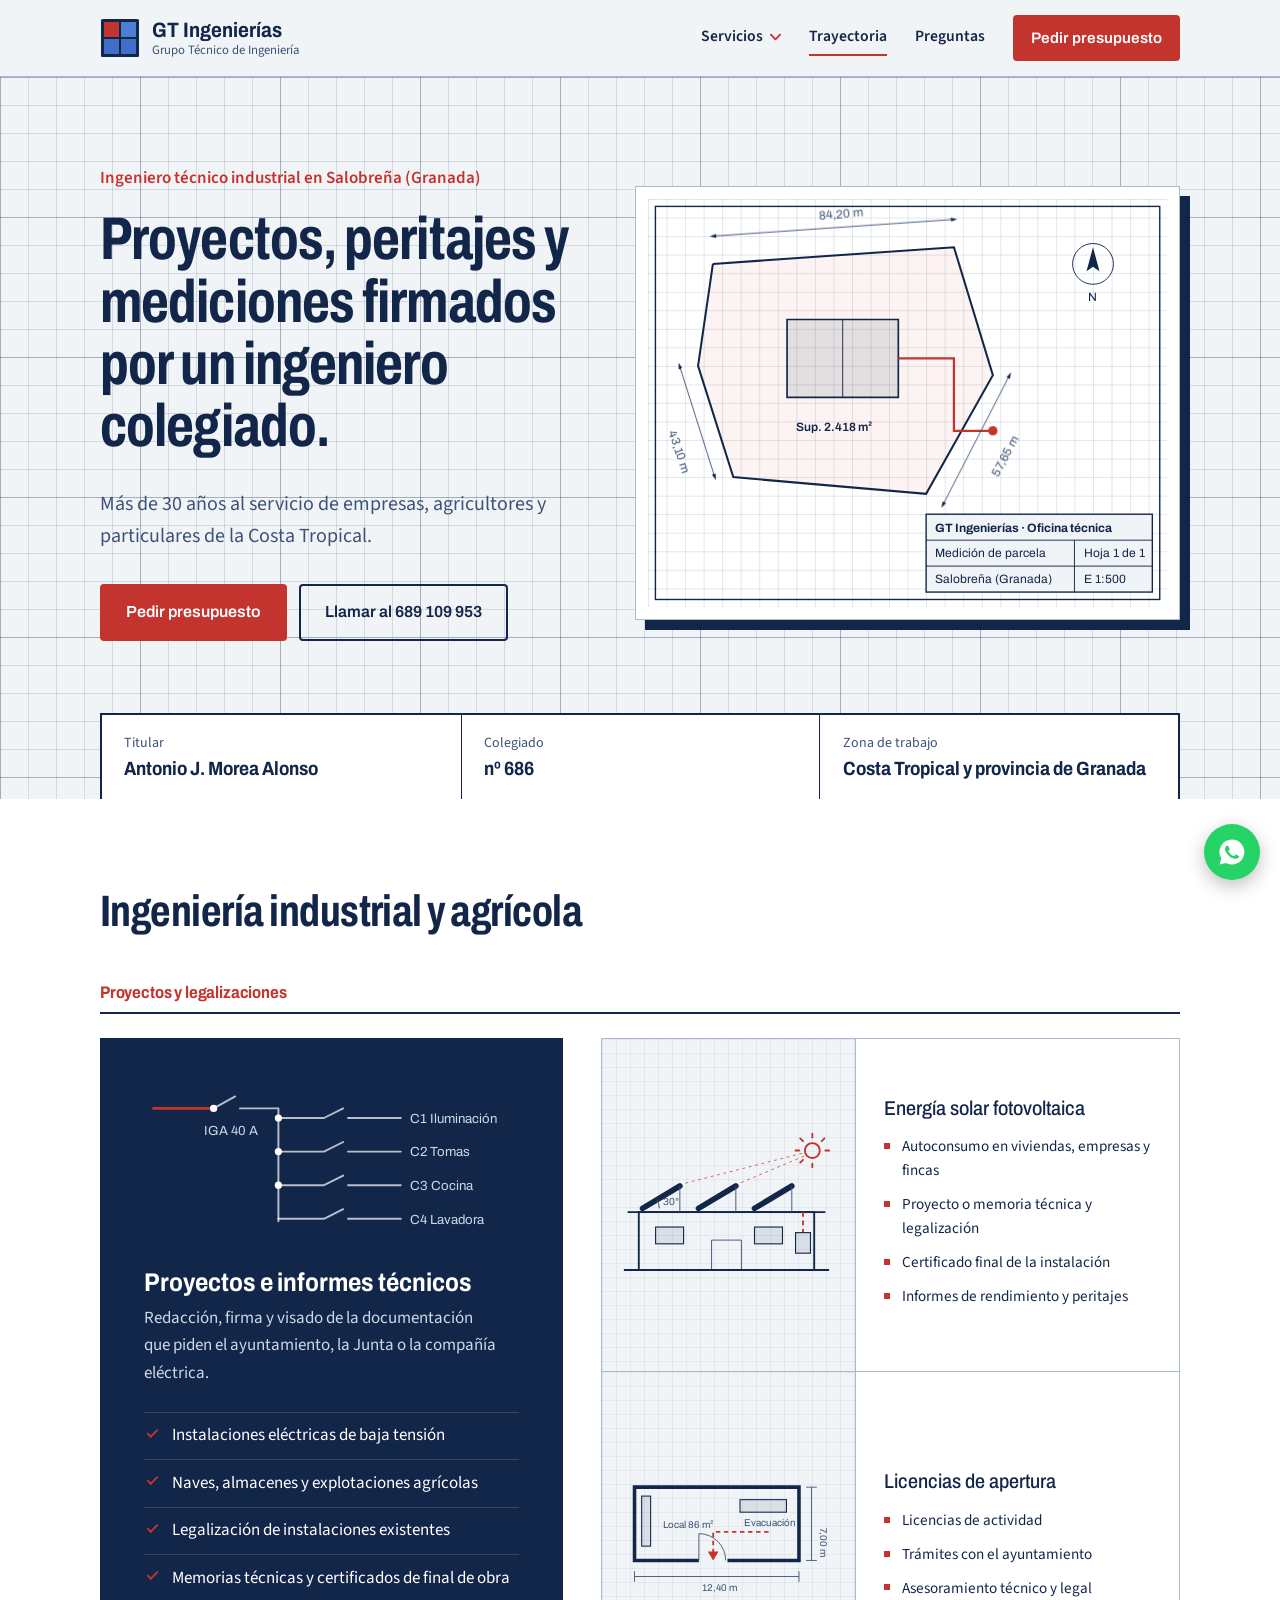
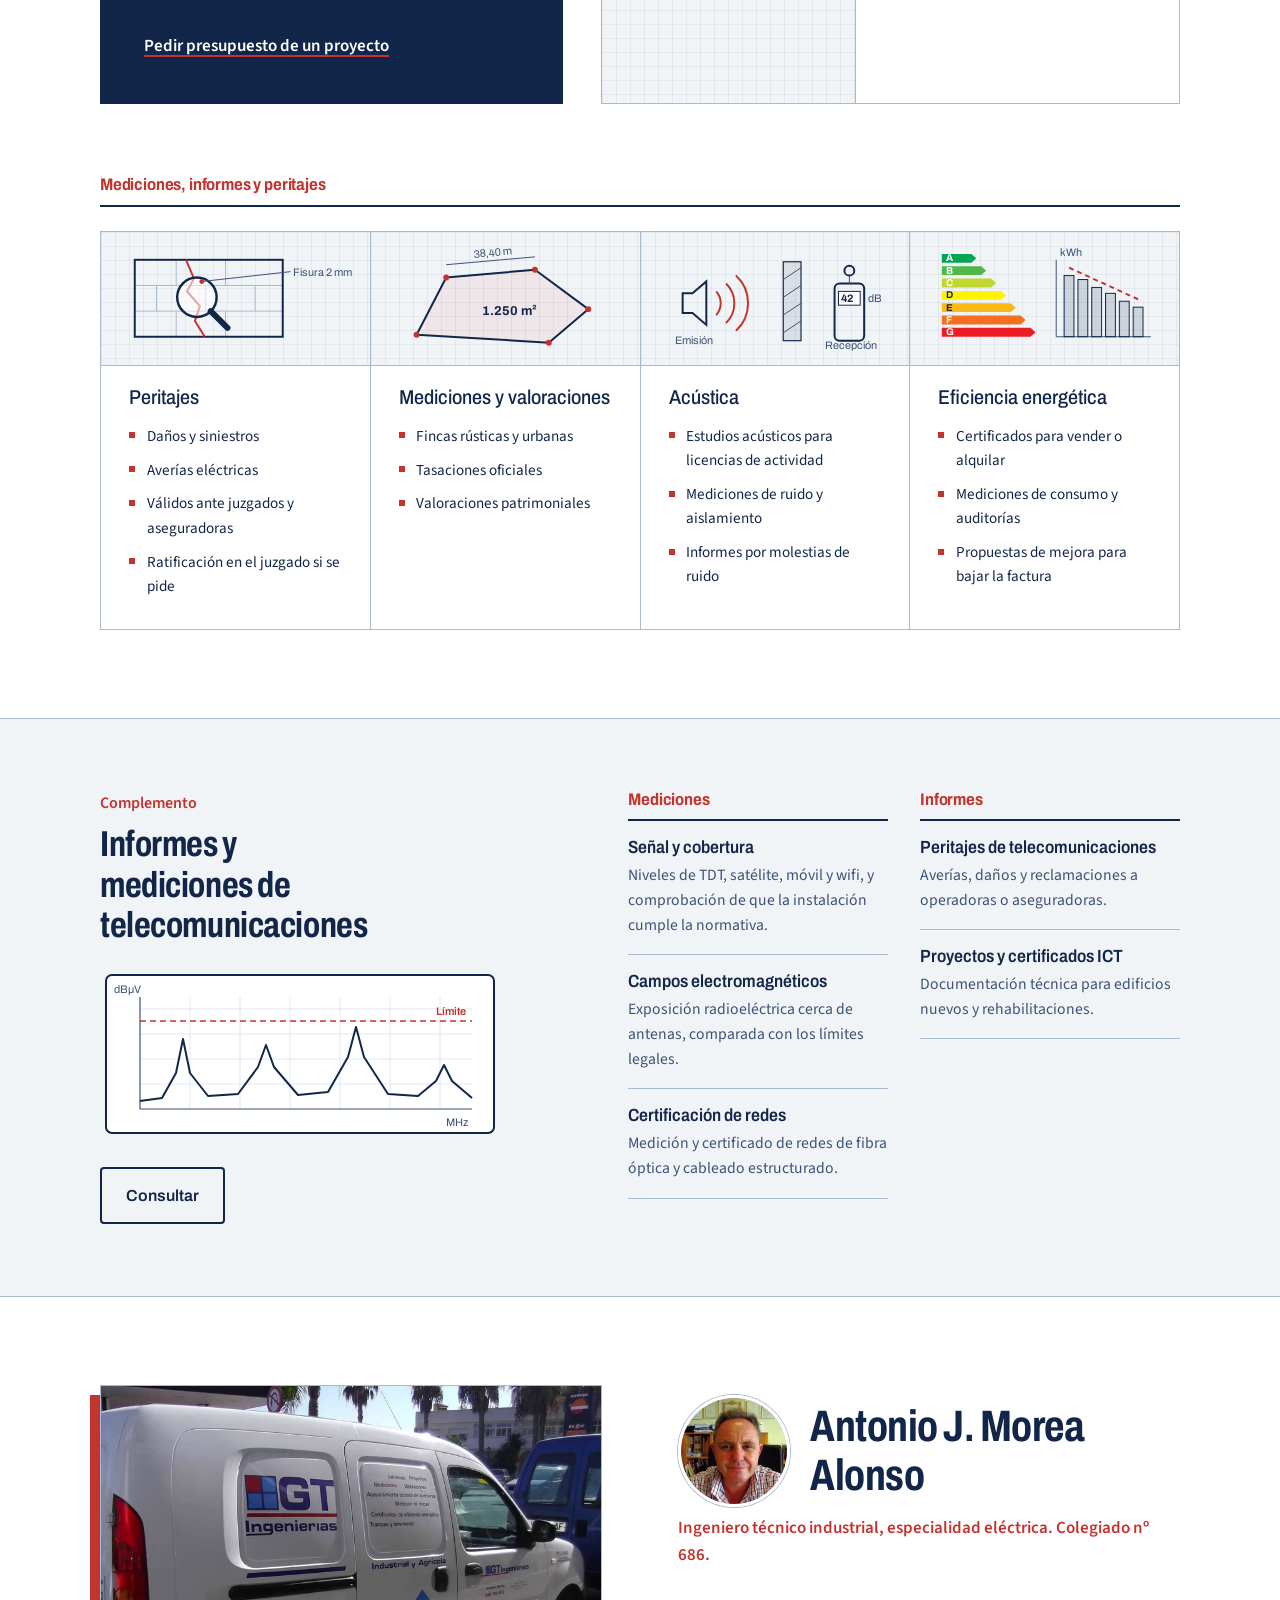
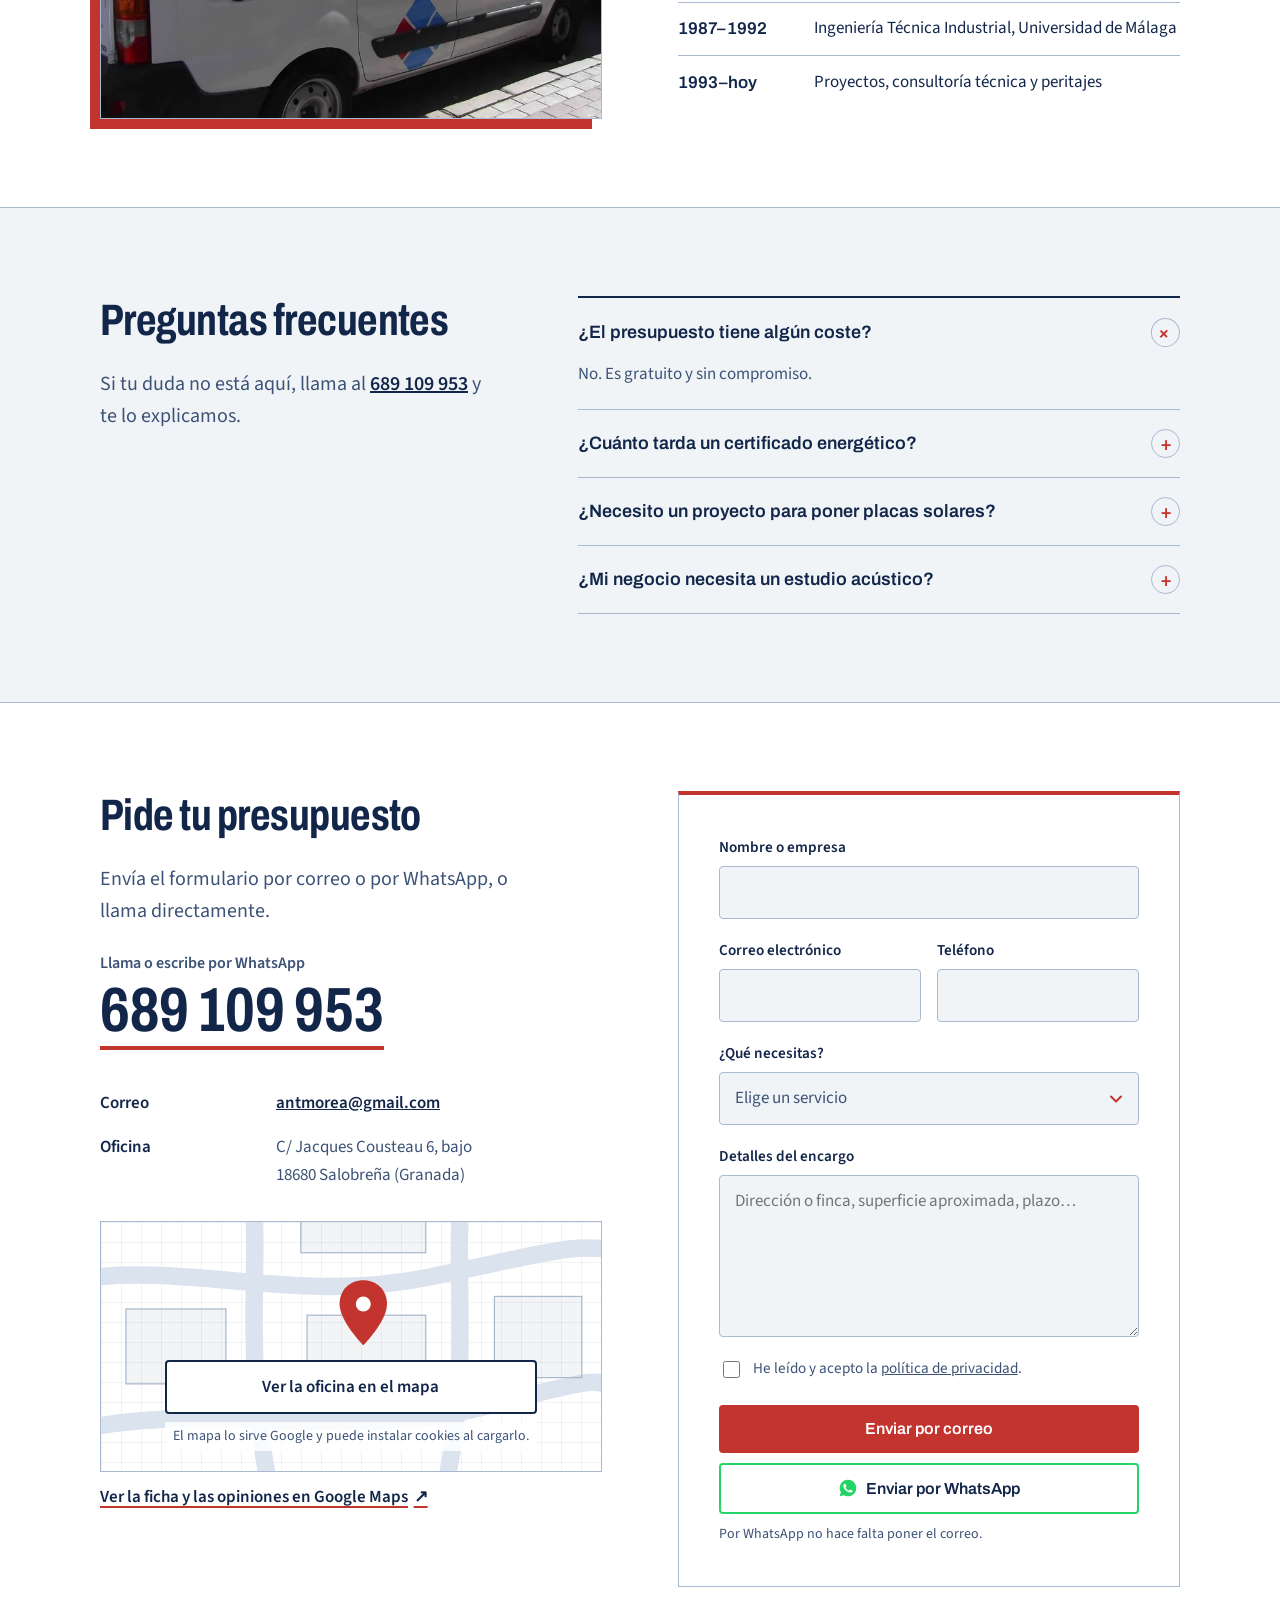
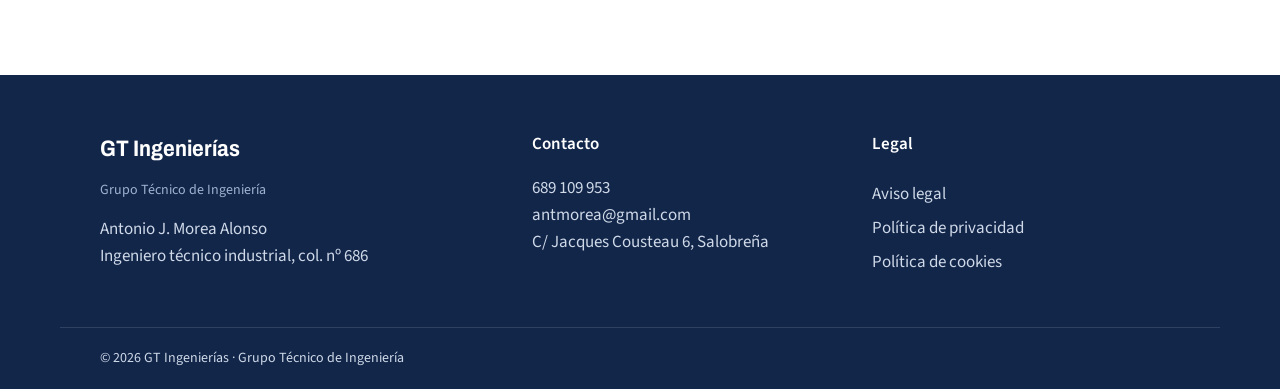
<file: gtingenierias/index.html>
<!DOCTYPE html>
<html lang="es">
<head>
  <meta charset="UTF-8">
  <meta name="viewport" content="width=device-width, initial-scale=1, viewport-fit=cover">

  <!-- SEO básico -->
  <title>Grupo Técnico de Ingeniería en Salobreña | GT Ingenierías</title>
  <meta name="description" content="Grupo Técnico de Ingeniería (GT Ingenierías), ingeniero técnico industrial colegiado en Salobreña. Proyectos, energía solar, peritajes, mediciones, acústica, licencias y eficiencia energética.">
  <link rel="canonical" href="https://www.gtingenierias.es/">
  <meta name="robots" content="index, follow">
  <meta name="theme-color" content="#12264a">

  <!-- Vista previa al compartir en WhatsApp, Facebook, LinkedIn… -->
  <meta property="og:type" content="website">
  <meta property="og:locale" content="es_ES">
  <meta property="og:site_name" content="GT Ingenierías · Grupo Técnico de Ingeniería">
  <meta property="og:title" content="Grupo Técnico de Ingeniería en Salobreña · GT Ingenierías">
  <meta property="og:description" content="Proyectos, energía solar, peritajes, mediciones de fincas, acústica, licencias de apertura y eficiencia energética en la Costa Tropical.">
  <meta property="og:url" content="https://www.gtingenierias.es/">
  <meta property="og:image" content="https://www.gtingenierias.es/img/og-image.png">
  <meta property="og:image:width" content="1200">
  <meta property="og:image:height" content="630">
  <meta name="twitter:card" content="summary_large_image">

  <!-- Iconos y app -->
  <link rel="icon" href="img/logo-gt.svg" type="image/svg+xml">
  <link rel="icon" href="img/icon-192.png" type="image/png" sizes="192x192">
  <link rel="apple-touch-icon" href="img/apple-touch-icon.png">
  <link rel="manifest" href="site.webmanifest">

  <!-- Fuentes alojadas en la propia web (más rápido y sin enviar datos a Google) -->
  <link rel="preload" href="fonts/archivo-variable.woff2" as="font" type="font/woff2" crossorigin>
  <link rel="preload" href="fonts/source-sans-3-400.woff2" as="font" type="font/woff2" crossorigin>

  <link rel="stylesheet" href="css/styles.css">
  <script src="js/main.js" defer></script>

  <!-- Datos estructurados para Google (ficha de negocio local) -->
  <script type="application/ld+json">
{
  "@context": "https://schema.org",
  "@type": "ProfessionalService",
  "@id": "https://www.gtingenierias.es/#empresa",
  "name": "Grupo Técnico de Ingeniería",
  "alternateName": [
    "GT Ingenierías",
    "GT Ingenierias"
  ],
  "description": "Oficina técnica de ingeniería industrial y agrícola en Salobreña (Granada): proyectos, energía solar fotovoltaica, peritajes, mediciones de fincas, acústica, licencias de apertura y eficiencia energética. También informes y mediciones de telecomunicaciones.",
  "url": "https://www.gtingenierias.es/",
  "logo": "https://www.gtingenierias.es/img/icon-512.png",
  "image": [
    "https://www.gtingenierias.es/img/og-image.png",
    "https://www.gtingenierias.es/img/furgoneta.jpg"
  ],
  "telephone": "+34689109953",
  "email": "antmorea@gmail.com",
  "address": {
    "@type": "PostalAddress",
    "streetAddress": "Calle Jacques Cousteau 6, bajo",
    "postalCode": "18680",
    "addressLocality": "Salobreña",
    "addressRegion": "Granada",
    "addressCountry": "ES"
  },
  "areaServed": [
    {
      "@type": "City",
      "name": "Salobreña"
    },
    {
      "@type": "City",
      "name": "Motril"
    },
    {
      "@type": "City",
      "name": "Almuñécar"
    },
    {
      "@type": "AdministrativeArea",
      "name": "Provincia de Granada"
    }
  ],
  "founder": {
    "@type": "Person",
    "name": "Antonio J. Morea Alonso",
    "jobTitle": "Ingeniero Técnico Industrial (colegiado nº 686)"
  },
  "knowsAbout": [
    "Proyectos de instalaciones eléctricas",
    "Instalaciones fotovoltaicas de autoconsumo",
    "Peritajes industriales",
    "Medición de fincas",
    "Tasaciones y valoraciones",
    "Estudios acústicos",
    "Licencias de apertura",
    "Certificados de eficiencia energética",
    "Auditorías energéticas",
    "Mediciones de telecomunicaciones"
  ],
  "hasMap": "https://www.google.com/maps/search/?api=1&query=Grupo%20T%C3%A9cnico%20de%20Ingenier%C3%ADa%2C%20C.%20Jacques%20Cousteau%206%2C%20Salobre%C3%B1a"
}
  </script>
</head>
<body>

  <a class="skip-link" href="#contenido">Saltar al contenido</a>

  <!-- ========== CABECERA ========== -->
  <header class="site-header" id="inicio">
    <div class="container header-inner">
      <a class="brand" href="#inicio" aria-label="GT Ingenierías, ir al inicio">
        <img src="img/logo-gt.svg" alt="" width="40" height="40">
        <span class="brand-text">
          <span class="brand-name">GT Ingenierías</span>
          <span class="brand-sub">Grupo Técnico de Ingeniería</span>
        </span>
      </a>

      <button class="nav-toggle" aria-expanded="false" aria-controls="menu">
        <span class="nav-toggle-bar"></span>
        <span class="visually-hidden">Abrir menú</span>
      </button>

      <nav class="main-nav" id="menu" aria-label="Principal">
        <div class="has-sub">
          <button class="nav-sub-toggle" type="button" aria-expanded="false" aria-controls="sub-servicios">
            Servicios <svg class="chev" viewBox="0 0 12 8" aria-hidden="true"><path d="M1 1.5l5 5 5-5"/></svg>
          </button>
          <div class="mega" id="sub-servicios">
            <div class="mega-inner">
              <div class="mega-col">
                <a class="mega-title" href="#proyectos-legalizaciones">Proyectos y legalizaciones</a>
                <ul>
                  <li><a href="#proyectos">Proyectos e informes técnicos</a></li>
                  <li><a href="#energia-solar">Energía solar fotovoltaica</a></li>
                  <li><a href="#licencias">Licencias de apertura</a></li>
                </ul>
              </div>
              <div class="mega-col">
                <a class="mega-title" href="#mediciones-informes">Mediciones, informes y peritajes</a>
                <ul>
                  <li><a href="#peritajes">Peritajes</a></li>
                  <li><a href="#mediciones">Mediciones y valoraciones</a></li>
                  <li><a href="#acustica">Acústica</a></li>
                  <li><a href="#eficiencia">Eficiencia energética</a></li>
                </ul>
              </div>
              <div class="mega-col mega-col--extra">
                <a class="mega-title" href="#telecomunicaciones">Telecomunicaciones <span class="mega-tag">Complemento</span></a>
                <ul>
                  <li><a href="#tel-senal">Señal y cobertura</a></li>
                  <li><a href="#tel-campos">Campos electromagnéticos</a></li>
                  <li><a href="#tel-redes">Certificación de redes</a></li>
                  <li><a href="#tel-peritajes">Peritajes de telecomunicaciones</a></li>
                  <li><a href="#tel-ict">Proyectos y certificados ICT</a></li>
                </ul>
              </div>
            </div>
          </div>
        </div>
        <a href="#nosotros">Trayectoria</a>
        <a href="#preguntas">Preguntas</a>
        <a class="btn btn-small" href="#contacto">Pedir presupuesto</a>
      </nav>
    </div>
  </header>

  <main id="contenido">

    <!-- ========== PORTADA ========== -->
    <section class="hero">
      <div class="container hero-grid">
        <div class="hero-copy">
          <p class="hero-place">Ingeniero técnico industrial en Salobreña (Granada)</p>
          <h1>Proyectos, peritajes y mediciones firmados por un ingeniero colegiado.</h1>
          <p class="hero-lead">Más de 30 años al servicio de empresas, agricultores y particulares de la Costa Tropical.</p>
          <div class="hero-actions">
            <a class="btn" href="#contacto">Pedir presupuesto</a>
            <a class="btn btn-ghost" href="tel:+34689109953">Llamar al 689 109 953</a>
          </div>
        </div>

        <!-- Plano técnico ilustrado (SVG). Las líneas se dibujan al cargar. -->
        <figure class="hero-plan" aria-hidden="true">
          <svg viewBox="0 0 560 440" xmlns="http://www.w3.org/2000/svg">
            <defs>
              <pattern id="grid" width="20" height="20" patternUnits="userSpaceOnUse">
                <path d="M20 0H0V20" fill="none" stroke="currentColor" stroke-width=".5" opacity=".18"/>
              </pattern>
              <marker id="arrow" viewBox="0 0 10 10" refX="5" refY="5" markerWidth="7" markerHeight="7" orient="auto-start-reverse">
                <path d="M0 2L10 5L0 8z" fill="currentColor"/>
              </marker>
            </defs>

            <rect width="560" height="440" fill="url(#grid)"/>
            <rect x="8" y="8" width="544" height="424" fill="none" stroke="currentColor" stroke-width="1.5"/>

            <!-- Parcela -->
            <polygon class="draw plan-parcel" pathLength="1"
              points="70,70 330,52 372,190 300,318 92,300 54,180"/>
            <!-- Edificación -->
            <rect class="draw plan-building" pathLength="1" x="150" y="130" width="120" height="84"/>
            <line class="draw plan-thin" pathLength="1" x1="210" y1="130" x2="210" y2="214"/>
            <!-- Acometida eléctrica / telecom -->
            <path class="draw plan-accent" pathLength="1" d="M270 172 H330 V250 H372"/>
            <circle class="plan-node" cx="372" cy="250" r="5"/>

            <!-- Cotas -->
            <g class="plan-dim">
              <line x1="70" y1="40" x2="330" y2="22" marker-start="url(#arrow)" marker-end="url(#arrow)"/>
              <text x="185" y="22" transform="rotate(-4 185 22)">84,20 m</text>
              <line x1="390" y1="190" x2="318" y2="330" marker-start="url(#arrow)" marker-end="url(#arrow)"/>
              <text x="378" y="300" transform="rotate(-62 378 300)">57,65 m</text>
              <line x1="34" y1="180" x2="72" y2="300" marker-start="url(#arrow)" marker-end="url(#arrow)"/>
              <text x="22" y="252" transform="rotate(72 22 252)">43,10 m</text>
            </g>
            <text class="plan-label" x="160" y="250">Sup. 2.418 m²</text>

            <!-- Norte -->
            <g class="plan-north" transform="translate(480 70)">
              <circle r="22" fill="none" stroke="currentColor"/>
              <path d="M0 -18 L7 8 L0 3 L-7 8z" fill="currentColor"/>
              <text y="40" text-anchor="middle">N</text>
            </g>

            <!-- Cajetín -->
            <g class="plan-cartouche" transform="translate(300 340)">
              <rect width="244" height="84" fill="var(--paper)" stroke="currentColor" stroke-width="1.5"/>
              <line x1="0" y1="28" x2="244" y2="28" stroke="currentColor"/>
              <line x1="0" y1="56" x2="244" y2="56" stroke="currentColor"/>
              <line x1="160" y1="28" x2="160" y2="84" stroke="currentColor"/>
              <text x="10" y="19" class="c-title">GT Ingenierías · Oficina técnica</text>
              <text x="10" y="46">Medición de parcela</text>
              <text x="170" y="46">Hoja 1 de 1</text>
              <text x="10" y="74">Salobreña (Granada)</text>
              <text x="170" y="74">E 1:500</text>
            </g>
          </svg>
        </figure>
      </div>

      <!-- Ficha técnica: los datos clave, con el formato del cajetín de un plano -->
      <div class="container">
        <dl class="spec">
          <div><dt>Titular</dt><dd>Antonio J. Morea Alonso</dd></div>
          <div><dt>Colegiado</dt><dd>nº 686</dd></div>
          <!-- CAMBIAR si la zona de trabajo es otra -->
          <div><dt>Zona de trabajo</dt><dd>Costa Tropical y provincia de Granada</dd></div>
        </dl>
      </div>
    </section>

    <!-- ========== SERVICIOS ========== -->
    <section class="section" id="servicios">
      <div class="container">
        <header class="section-head">
          <h2>Ingeniería industrial y agrícola</h2>
        </header>

        <!-- Grupo 1: proyectos y legalizaciones -->
        <div class="service-group" id="proyectos-legalizaciones">
          <h3 class="group-title">Proyectos y legalizaciones</h3>
          <div class="services">
            <article class="service-main" id="proyectos">
              <svg class="unifilar" viewBox="0 0 300 132" aria-hidden="true">
              <g class="u-line">
                <path class="u-accent" d="M8 22 H58"/>
                <path d="M58 22 L76 12 M80 22 H112 V116"/>
                <path d="M112 30 H150 M150 30 L166 22 M170 30 H214"/>
                <path d="M112 58 H150 M150 58 L166 50 M170 58 H214"/>
                <path d="M112 86 H150 M150 86 L166 78 M170 86 H214"/>
                <path d="M112 114 H150 M150 114 L166 106 M170 114 H214"/>
              </g>
              <g class="u-dot"><circle cx="112" cy="30" r="3"/><circle cx="112" cy="58" r="3"/><circle cx="112" cy="86" r="3"/><circle cx="58" cy="22" r="3"/></g>
              <g class="u-text">
                <text x="50" y="44">IGA 40 A</text>
                <text x="222" y="34">C1 Iluminación</text>
                <text x="222" y="62">C2 Tomas</text>
                <text x="222" y="90">C3 Cocina</text>
                <text x="222" y="118">C4 Lavadora</text>
              </g>
            </svg>
              <h4>Proyectos e informes técnicos</h4>
              <p>Redacción, firma y visado de la documentación que piden el ayuntamiento, la Junta o la compañía eléctrica.</p>
              <ul class="tick-list">
                <li>Instalaciones eléctricas de baja tensión</li>
                <li>Naves, almacenes y explotaciones agrícolas</li>
                <li>Legalización de instalaciones existentes</li>
                <li>Memorias técnicas y certificados de final de obra</li>
              </ul>
              <a class="text-link" href="#contacto" data-servicio="Proyecto o informe técnico">Pedir presupuesto de un proyecto</a>
            </article>

            <ul class="service-stack">
              <li id="energia-solar" class="service service--row">
                <div class="service-art" aria-hidden="true">
                <svg viewBox="8 0 228 160">
                  <rect class="a-ink" x="26" y="88" width="188" height="62"/>
                  <rect class="a-fill" x="44" y="104" width="30" height="18"/>
                  <rect class="a-fill" x="150" y="104" width="30" height="18"/>
                  <path class="a-thin" d="M104 150 V118 H136 V150"/>
                  <path class="a-ink" d="M14 88 H226 M10 150 H230"/>
                  <g class="a-panel"><path d="M30 84 L70 60 M90 84 L130 60 M150 84 L190 60"/></g>
                  <g class="a-thin"><path d="M70 60 V88 M130 60 V88 M190 60 V88 M48 84 A18 18 0 0 0 45.4 74.7"/></g>
                  <text x="52" y="80">30°</text>
                  <g class="a-sun"><circle cx="212" cy="22" r="8"/><path d="M212 8 V4 M212 40 V36 M198 22 H194 M230 22 H226 M202 12 L199 9 M222 12 L225 9 M202 32 L199 35"/></g>
                  <path class="a-ray" d="M203 28 L132 58 M201 25 L72 58"/>
                  <path class="a-route" d="M202 88 V110"/>
                  <rect class="a-fill" x="194" y="110" width="16" height="22"/>
                </svg>
              </div>
                <div class="service-text">
                  <h4>Energía solar fotovoltaica</h4>
                  <ul class="mini-list">
                    <li>Autoconsumo en viviendas, empresas y fincas</li>
                    <li>Proyecto o memoria técnica y legalización</li>
                    <li>Certificado final de la instalación</li>
                    <li>Informes de rendimiento y peritajes</li>
                  </ul>
                </div>
              </li>
              <li id="licencias" class="service service--row">
                <div class="service-art" aria-hidden="true">
                <svg viewBox="14 4 238 130">
                  <path class="a-wall" d="M100 94 H28 V12 H212 V94 H132"/>
                  <path class="a-thin" d="M100 94 V64 M100 64 A30 30 0 0 1 130 94"/>
                  <rect class="a-fill" x="146" y="26" width="52" height="14"/>
                  <rect class="a-fill" x="36" y="22" width="10" height="56"/>
                  <path class="a-route" d="M178 62 H116 V86"/>
                  <path class="a-red-fill" d="M110 84 L116 94 L122 84 Z"/>
                  <text x="60" y="58">Local 86 m²</text>
                  <text x="150" y="56">Evacuación</text>
                  <g class="a-thin"><path d="M28 112 H212 M28 106 V118 M212 106 V118 M226 12 V94 M220 12 H232 M220 94 H232"/></g>
                  <text x="104" y="128">12,40 m</text>
                  <text x="236" y="58" transform="rotate(90 236 58)">7,00 m</text>
                </svg>
              </div>
                <div class="service-text">
                  <h4>Licencias de apertura</h4>
                  <ul class="mini-list">
                    <li>Licencias de actividad</li>
                    <li>Trámites con el ayuntamiento</li>
                    <li>Asesoramiento técnico y legal</li>
                  </ul>
                </div>
              </li>
            </ul>
          </div>
        </div>

        <!-- Grupo 2: mediciones, informes y peritajes -->
        <div class="service-group" id="mediciones-informes">
          <h3 class="group-title">Mediciones, informes y peritajes</h3>
          <ul class="service-grid service-grid--four">
            <li id="peritajes" class="service">
              <div class="service-art" aria-hidden="true">
                <svg viewBox="0 0 240 106">
                  <g class="a-soft"><path d="M18 40 H168 M18 66 H168 M60 14 V40 M110 14 V40 M40 40 V66 M90 40 V66 M140 40 V66 M60 66 V92 M110 66 V92"/></g>
                  <rect class="a-ink" x="18" y="14" width="150" height="78"/>
                  <path class="a-red" d="M70 14 L78 33 L71 46 L84 61 L79 76 L89 92"/>
                  <circle class="a-lens" cx="81" cy="52" r="20"/>
                  <path class="a-handle" d="M95 66 L112 83"/>
                  <path class="a-thin" d="M86 36 L176 26"/><circle class="a-dot" cx="86" cy="36" r="2.5"/>
                  <text x="178" y="30">Fisura 2 mm</text>
                </svg>
              </div>
              <h4>Peritajes</h4>
              <ul class="mini-list">
                <li>Daños y siniestros</li>
                <li>Averías eléctricas</li>
                <li>Válidos ante juzgados y aseguradoras</li>
                <li>Ratificación en el juzgado si se pide</li>
              </ul>
            </li>
            <li id="mediciones" class="service">
              <div class="service-art" aria-hidden="true">
                <svg viewBox="0 0 240 106">
                  <polygon class="a-parcel" points="30,90 60,32 150,24 204,64 164,98"/>
                  <g class="a-thin"><path d="M60 19 L150 11"/></g>
                  <text x="88" y="12" transform="rotate(-5 88 12)">38,40 m</text>
                  <g class="a-vertex"><circle cx="30" cy="90" r="3"/><circle cx="60" cy="32" r="3"/><circle cx="150" cy="24" r="3"/><circle cx="204" cy="64" r="3"/><circle cx="164" cy="98" r="3"/></g>
                  <text class="a-strong" x="96" y="70">1.250 m²</text>
                </svg>
              </div>
              <h4>Mediciones y valoraciones</h4>
              <ul class="mini-list">
                <li>Fincas rústicas y urbanas</li>
                <li>Tasaciones oficiales</li>
                <li>Valoraciones patrimoniales</li>
              </ul>
            </li>
            <li id="acustica" class="service">
              <div class="service-art" aria-hidden="true">
                <svg viewBox="0 0 240 106">
                  <polygon class="a-ink" points="26,48 36,48 50,36 50,80 36,68 26,68"/>
                  <path class="a-red" d="M60 46 A18 18 0 0 1 60 70 M70 38 A28 28 0 0 1 70 78 M80 30 A38 38 0 0 1 80 86"/>
                  <rect class="a-fill" x="128" y="16" width="18" height="80"/>
                  <path class="a-thin" d="M128 34 L146 22 M128 52 L146 40 M128 70 L146 58 M128 88 L146 76"/>
                  <rect class="a-ink" x="180" y="38" width="30" height="58" rx="5"/>
                  <path class="a-thin" d="M195 38 V30"/><circle class="a-ink" cx="195" cy="25" r="5"/>
                  <rect class="a-screen" x="184" y="46" width="22" height="14"/>
                  <text class="a-strong-sm" x="187" y="57">42</text>
                  <text x="214" y="57">dB</text>
                  <text x="18" y="99">Emisión</text>
                  <text x="170" y="104">Recepción</text>
                </svg>
              </div>
              <h4>Acústica</h4>
              <ul class="mini-list">
                <li>Estudios acústicos para licencias de actividad</li>
                <li>Mediciones de ruido y aislamiento</li>
                <li>Informes por molestias de ruido</li>
              </ul>
            </li>
            <li id="eficiencia" class="service">
              <div class="service-art" aria-hidden="true">
                <svg viewBox="0 0 240 106">
                  <g class="a-label">
                    <polygon fill="#00a651" points="16,8 46,8 51,12.5 46,17 16,17"/><text x="20" y="15.5">A</text>
                    <polygon fill="#50b848" points="16,20.5 56,20.5 61,25 56,29.5 16,29.5"/><text x="20" y="28">B</text>
                    <polygon fill="#bfd730" points="16,33 66,33 71,37.5 66,42 16,42"/><text x="20" y="40.5">C</text>
                    <polygon fill="#fff200" points="16,45.5 76,45.5 81,50 76,54.5 16,54.5"/><text x="20" y="53" class="dark">D</text>
                    <polygon fill="#fdb913" points="16,58 86,58 91,62.5 86,67 16,67"/><text x="20" y="65.5" class="dark">E</text>
                    <polygon fill="#f37021" points="16,70.5 96,70.5 101,75 96,79.5 16,79.5"/><text x="20" y="78">F</text>
                    <polygon fill="#ed1c24" points="16,83 106,83 111,87.5 106,92 16,92"/><text x="20" y="90.5">G</text>
                  </g>
                  <path class="a-thin" d="M132 92 H228 M132 92 V14"/>
                  <g class="a-bars"><rect x="140" y="30" width="10" height="62"/><rect x="154" y="34" width="10" height="58"/><rect x="168" y="42" width="10" height="50"/><rect x="182" y="48" width="10" height="44"/><rect x="196" y="56" width="10" height="36"/><rect x="210" y="62" width="10" height="30"/></g>
                  <path class="a-route" d="M145 22 L215 54"/>
                  <text x="136" y="10">kWh</text>
                </svg>
              </div>
              <h4>Eficiencia energética</h4>
              <ul class="mini-list">
                <li>Certificados para vender o alquilar</li>
                <li>Mediciones de consumo y auditorías</li>
                <li>Propuestas de mejora para bajar la factura</li>
              </ul>
            </li>
          </ul>
        </div>
      </div>
    </section>

    <!-- ========== TELECOMUNICACIONES (servicio complementario) ========== -->
    <section class="section telecom" id="telecomunicaciones">
      <div class="container telecom-grid">
        <div class="telecom-intro">
          <p class="telecom-kicker">Complemento</p>
          <h2>Informes y mediciones de telecomunicaciones</h2>

          <!-- Pantalla de un medidor: nivel de señal frente al límite -->
          <svg class="meter" viewBox="0 0 400 170" aria-hidden="true">
            <rect class="mt-frame" x="6" y="6" width="388" height="158" rx="6"/>
            <g class="mt-grid">
              <path d="M40 40 H372 M40 65 H372 M40 90 H372 M40 115 H372 M90 28 V140 M140 28 V140 M190 28 V140 M240 28 V140 M290 28 V140 M340 28 V140"/>
            </g>
            <path class="mt-axis" d="M40 28 V140 H372"/>
            <path class="mt-limit" d="M40 52 H372"/>
            <polyline class="mt-signal" points="40,132 62,129 76,104 83,70 90,104 108,127 138,125 158,98 166,76 174,98 198,126 228,123 248,88 256,58 264,88 288,125 318,127 336,112 344,96 352,112 372,129"/>
            <text class="mt-red" x="336" y="46">Límite</text>
            <text x="14" y="24">dBµV</text>
            <text x="346" y="157">MHz</text>
          </svg>

          <a class="btn btn-ghost" href="#contacto" data-servicio="Informe o medición de telecomunicaciones">Consultar</a>
        </div>

        <div class="telecom-cols">
          <section aria-labelledby="tg-medidas">
            <h3 class="telecom-group-title" id="tg-medidas">Mediciones</h3>
            <ul class="telecom-list">
              <li id="tel-senal">
                <h4>Señal y cobertura</h4>
                <p>Niveles de TDT, satélite, móvil y wifi, y comprobación de que la instalación cumple la normativa.</p>
              </li>
              <li id="tel-campos">
                <h4>Campos electromagnéticos</h4>
                <p>Exposición radioeléctrica cerca de antenas, comparada con los límites legales.</p>
              </li>
              <li id="tel-redes">
                <h4>Certificación de redes</h4>
                <p>Medición y certificado de redes de fibra óptica y cableado estructurado.</p>
              </li>
            </ul>
          </section>
          <section aria-labelledby="tg-informes">
            <h3 class="telecom-group-title" id="tg-informes">Informes</h3>
            <ul class="telecom-list">
              <li id="tel-peritajes">
                <h4>Peritajes de telecomunicaciones</h4>
                <p>Averías, daños y reclamaciones a operadoras o aseguradoras.</p>
              </li>
              <li id="tel-ict">
                <h4>Proyectos y certificados ICT</h4>
                <p>Documentación técnica para edificios nuevos y rehabilitaciones.</p>
              </li>
            </ul>
          </section>
        </div>
      </div>
    </section>

    <!-- ========== QUIÉN SOY ========== -->
    <section class="section about" id="nosotros">
      <div class="container about-grid">
        <figure class="about-photo">
          <picture>
            <source type="image/webp" srcset="img/furgoneta-800.webp 800w, img/furgoneta.webp 1200w" sizes="(max-width: 960px) 100vw, 560px">
            <img src="img/furgoneta.jpg" alt="Furgoneta rotulada de GT Ingenierías, ingeniería industrial y agrícola en Salobreña" loading="lazy" decoding="async" width="1200" height="800">
          </picture>
        </figure>

        <div class="about-copy">
          <div class="about-name">
            <picture>
              <source type="image/webp" srcset="img/antonio.webp">
              <img class="portrait" src="img/antonio.jpg" alt="Antonio J. Morea Alonso en su oficina técnica" width="112" height="112" loading="lazy" decoding="async">
            </picture>
            <h2>Antonio J. Morea Alonso</h2>
          </div>
          <p class="about-role">Ingeniero técnico industrial, especialidad eléctrica. Colegiado nº 686.</p>
          <ol class="timeline">
            <li>
              <span class="timeline-year">1987–1992</span>
              <span>Ingeniería Técnica Industrial, Universidad de Málaga</span>
            </li>
            <li>
              <span class="timeline-year">1993–hoy</span>
              <span>Proyectos, consultoría técnica y peritajes</span>
            </li>
          </ol>
        </div>
      </div>
    </section>

    <!-- ========== PREGUNTAS FRECUENTES ========== -->
    <!-- REVISAR: respuestas orientativas, confirmarlas con Antonio antes de publicar -->
    <section class="section faq" id="preguntas">
      <div class="container faq-grid">
        <header class="section-head">
          <h2>Preguntas frecuentes</h2>
          <p>Si tu duda no está aquí, llama al <a href="tel:+34689109953">689 109 953</a> y te lo explicamos.</p>
        </header>

        <div class="faq-list">
          <details open>
            <summary>¿El presupuesto tiene algún coste?</summary>
            <p>No. Es gratuito y sin compromiso.</p>
          </details>
          <details>
            <summary>¿Cuánto tarda un certificado energético?</summary>
            <p>Normalmente unos días desde la visita. El plazo exacto va en el presupuesto.</p>
          </details>
          <details>
            <summary>¿Necesito un proyecto para poner placas solares?</summary>
            <p>Depende de la potencia: las instalaciones pequeñas se legalizan con una memoria técnica y las mayores necesitan un proyecto firmado. Te decimos qué necesita la tuya y nos encargamos de legalizarla.</p>
          </details>
          <details>
            <summary>¿Mi negocio necesita un estudio acústico?</summary>
            <p>Muchas actividades lo necesitan para obtener la licencia, sobre todo las que tienen música o maquinaria. Te lo confirmamos tras revisar la actividad.</p>
          </details>
        </div>
      </div>
    </section>

    <!-- ========== CONTACTO ========== -->
    <section class="section contact" id="contacto">
      <div class="container contact-grid">
        <div class="contact-info">
          <h2>Pide tu presupuesto</h2>
          <p>Envía el formulario por correo o por WhatsApp, o llama directamente.</p>

          <a class="big-phone" href="tel:+34689109953">
            <span class="big-phone-label">Llama o escribe por WhatsApp</span>
            689 109 953
          </a>

          <dl class="contact-data">
            <div>
              <dt>Correo</dt>
              <dd><a href="mailto:antmorea@gmail.com">antmorea@gmail.com</a></dd>
            </div>
            <div>
              <dt>Oficina</dt>
              <dd>C/ Jacques Cousteau 6, bajo<br>18680 Salobreña (Granada)</dd>
            </div>
          </dl>

          <div class="map" id="map">
            <!-- Plano esquemático de fondo hasta que se carga el mapa real -->
            <svg class="map-art" viewBox="0 0 400 250" preserveAspectRatio="xMidYMid slice" aria-hidden="true">
              <g class="m-street">
                <path d="M-10 70 C80 60 160 90 260 70 S380 40 420 50"/>
                <path d="M-10 190 C100 170 200 200 300 175 S390 150 420 160"/>
                <path d="M120 -10 C130 60 110 140 140 260"/>
                <path d="M290 -10 C280 70 300 150 270 260"/>
              </g>
              <g class="m-block">
                <rect x="20" y="95" width="80" height="60"/><rect x="165" y="100" width="95" height="55"/>
                <rect x="315" y="85" width="70" height="65"/><rect x="160" y="10" width="100" height="40"/>
              </g>
              <path class="m-pin" d="M210 72c-11 0-19 8-19 19 0 14 19 33 19 33s19-19 19-33c0-11-8-19-19-19z"/>
              <circle cx="210" cy="91" r="6" fill="#fff"/>
            </svg>
            <button class="map-load" type="button">Ver la oficina en el mapa</button>
            <p class="map-note">El mapa lo sirve Google y puede instalar cookies al cargarlo.</p>
          </div>
          <a class="maps-link" href="https://www.google.com/maps/search/?api=1&query=Grupo%20T%C3%A9cnico%20de%20Ingenier%C3%ADa%2C%20C.%20Jacques%20Cousteau%206%2C%20Salobre%C3%B1a" target="_blank" rel="noopener">
            Ver la ficha y las opiniones en Google Maps <span aria-hidden="true">↗</span>
          </a>
        </div>

        <form class="contact-form" id="contact-form" action="formulario/enviar.php" method="post" novalidate>
          <div class="field">
            <label for="nombre">Nombre o empresa</label>
            <input id="nombre" name="nombre" type="text" autocomplete="name" required>
          </div>
          <div class="field-row">
            <div class="field">
              <label for="email">Correo electrónico</label>
              <input id="email" name="email" type="email" autocomplete="email" required>
            </div>
            <div class="field">
              <label for="telefono">Teléfono</label>
              <input id="telefono" name="telefono" type="tel" autocomplete="tel">
            </div>
          </div>
          <div class="field">
            <label for="servicio">¿Qué necesitas?</label>
            <select id="servicio" name="servicio" required>
              <option value="" disabled selected>Elige un servicio</option>
              <optgroup label="Proyectos y legalizaciones">
                <option>Proyecto o informe técnico</option>
                <option>Energía solar fotovoltaica</option>
                <option>Licencia de apertura</option>
              </optgroup>
              <optgroup label="Mediciones, informes y peritajes">
                <option>Peritaje</option>
                <option>Medición o valoración</option>
                <option>Estudio o medición acústica</option>
                <option>Certificado o eficiencia energética</option>
              </optgroup>
              <optgroup label="Complemento">
                <option>Informe o medición de telecomunicaciones</option>
              </optgroup>
              <optgroup label="Otros">
                <option>Otro encargo</option>
              </optgroup>
            </select>
          </div>
          <div class="field">
            <label for="mensaje">Detalles del encargo</label>
            <textarea id="mensaje" name="mensaje" rows="5" placeholder="Dirección o finca, superficie aproximada, plazo…" required></textarea>
          </div>
          <!-- Antispam: campo invisible para las personas (los robots lo rellenan) -->
          <div class="hp" aria-hidden="true">
            <label for="web">Deja este campo vacío</label>
            <input id="web" name="web" type="text" tabindex="-1" autocomplete="off">
          </div>
          <input type="hidden" name="tiempo" id="tiempo" value="">

          <label class="check">
            <input type="checkbox" name="privacidad" required>
            <span>He leído y acepto la <a href="privacidad.html">política de privacidad</a>.</span>
          </label>
          <div class="form-actions">
            <button class="btn" type="submit" id="send-email">Enviar por correo</button>
            <button class="btn btn-whatsapp" type="button" id="send-whatsapp"><svg viewBox="0 0 24 24" aria-hidden="true"><path d="M12 2a10 10 0 0 0-8.6 15.1L2 22l5-1.3A10 10 0 1 0 12 2zm5.3 14.2c-.2.6-1.3 1.2-1.8 1.2-.5.1-1 .2-3.3-.7-2.8-1.1-4.5-4-4.7-4.2-.1-.2-1.1-1.5-1.1-2.9s.7-2 1-2.3c.2-.3.5-.3.7-.3h.5c.2 0 .4 0 .6.5l.8 2c.1.2.1.3 0 .5l-.4.6-.3.4c-.1.1-.3.3-.1.6.2.3.8 1.3 1.6 2.1 1.1 1 2 1.3 2.3 1.4.3.2.5.1.6 0l.9-1c.2-.3.4-.2.6-.1l1.9.9c.3.1.5.2.5.3.1.1.1.7-.1 1.2z"/></svg> Enviar por WhatsApp</button>
          </div>
          <p class="form-hint">Por WhatsApp no hace falta poner el correo.</p>
          <p class="form-status" role="status" aria-live="polite"></p>

          <!-- Mensaje que aparece al enviar -->
          <div class="form-success" id="form-success" hidden tabindex="-1">
            <svg viewBox="0 0 48 48" aria-hidden="true"><circle cx="24" cy="24" r="22"/><path d="M14 25l7 7 13-15"/></svg>
            <h3>Solicitud enviada</h3>
            <p>Gracias. Te responderemos en cuanto la revisemos, al correo o al teléfono que nos has dejado.</p>
            <button class="text-link text-link--dark" type="button" id="send-another">Enviar otra solicitud</button>
          </div>
        </form>
      </div>
    </section>

  </main>

  <!-- ========== PIE ========== -->
  <footer class="site-footer">
    <div class="container footer-grid">
      <div>
        <p class="footer-brand">GT Ingenierías</p>
        <p class="footer-fullname">Grupo Técnico de Ingeniería</p>
        <p>Antonio J. Morea Alonso<br>Ingeniero técnico industrial, col. nº 686</p>
      </div>
      <div>
        <p class="footer-title">Contacto</p>
        <p><a href="tel:+34689109953">689 109 953</a><br><a href="mailto:antmorea@gmail.com">antmorea@gmail.com</a><br>C/ Jacques Cousteau 6, Salobreña</p>
      </div>
      <nav aria-label="Legal">
        <p class="footer-title">Legal</p>
        <a href="aviso-legal.html">Aviso legal</a>
        <a href="privacidad.html">Política de privacidad</a>
        <a href="cookies.html">Política de cookies</a>
      </nav>
    </div>
    <div class="container footer-bottom">
      <p>© <span id="year">2026</span> GT Ingenierías · Grupo Técnico de Ingeniería</p>
    </div>
  </footer>

  <!-- Barra de contacto rápido (solo móvil) -->
  <nav class="mobile-bar" aria-label="Contacto rápido">
    <a href="tel:+34689109953">
      <svg viewBox="0 0 24 24" aria-hidden="true"><path d="M5 3h4l2 5-2.5 1.5a11 11 0 0 0 6 6L16 13l5 2v4a2 2 0 0 1-2 2A16 16 0 0 1 3 5a2 2 0 0 1 2-2"/></svg>
      Llamar
    </a>
    <a href="https://wa.me/34689109953" target="_blank" rel="noopener">
      <svg viewBox="0 0 24 24" aria-hidden="true"><path d="M3 21l1.6-4.6A9 9 0 1 1 8 19.7z"/></svg>
      WhatsApp
    </a>
    <a class="is-primary" href="#contacto">
      <svg viewBox="0 0 24 24" aria-hidden="true"><path d="M6 2h9l5 5v15H6z M14 2v6h6 M9 13h8 M9 17h5"/></svg>
      Presupuesto
    </a>
  </nav>

  <!-- Botón flotante de WhatsApp (escritorio) -->
  <a class="whatsapp" href="https://wa.me/34689109953" target="_blank" rel="noopener" aria-label="Escribir por WhatsApp">
    <svg viewBox="0 0 24 24" aria-hidden="true"><path d="M12 2a10 10 0 0 0-8.6 15.1L2 22l5-1.3A10 10 0 1 0 12 2zm5.3 14.2c-.2.6-1.3 1.2-1.8 1.2-.5.1-1 .2-3.3-.7-2.8-1.1-4.5-4-4.7-4.2-.1-.2-1.1-1.5-1.1-2.9s.7-2 1-2.3c.2-.3.5-.3.7-.3h.5c.2 0 .4 0 .6.5l.8 2c.1.2.1.3 0 .5l-.4.6-.3.4c-.1.1-.3.3-.1.6.2.3.8 1.3 1.6 2.1 1.1 1 2 1.3 2.3 1.4.3.2.5.1.6 0l.9-1c.2-.3.4-.2.6-.1l1.9.9c.3.1.5.2.5.3.1.1.1.7-.1 1.2z"/></svg>
  </a>

</body>
</html>
</file>
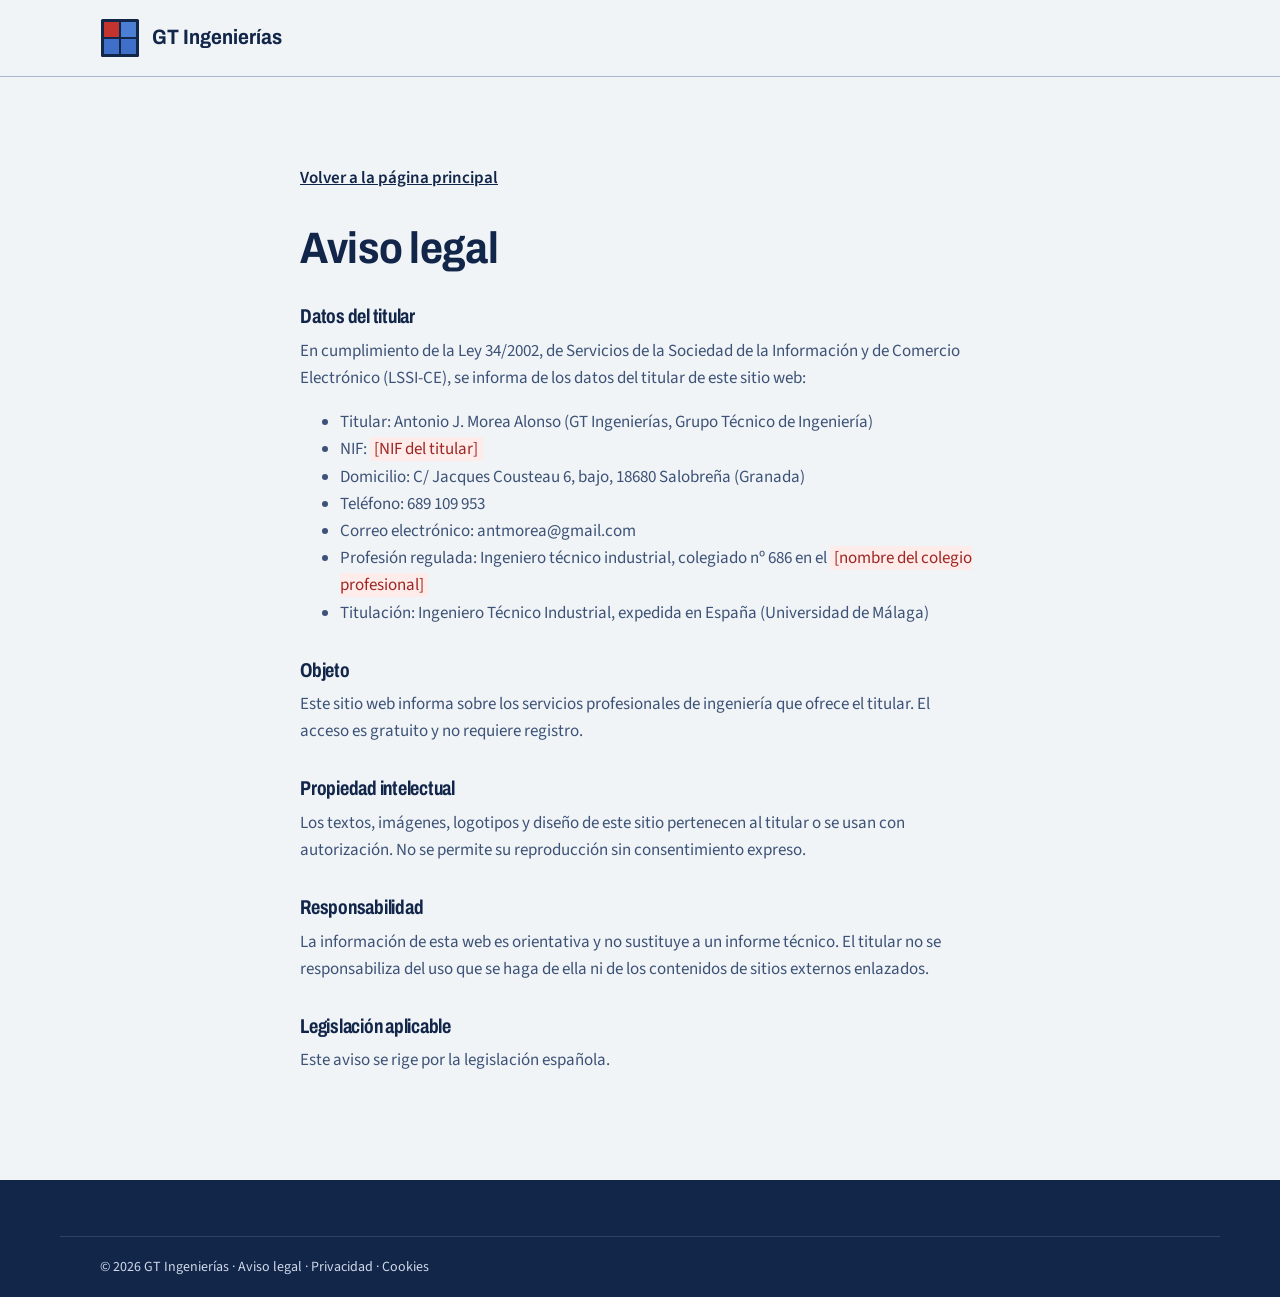
<file: gtingenierias/aviso-legal.html>
<!DOCTYPE html>
<html lang="es">
<head>
  <meta charset="UTF-8">
  <meta name="viewport" content="width=device-width, initial-scale=1, viewport-fit=cover">
  <meta name="theme-color" content="#12264a">
  <title>Aviso legal · GT Ingenierías</title>
  <meta name="robots" content="noindex">
  <link rel="icon" href="img/logo-gt.svg" type="image/svg+xml">
  <link rel="stylesheet" href="css/styles.css">
</head>
<body>
  <header class="site-header">
    <div class="container header-inner">
      <a class="brand" href="index.html">
        <img src="img/logo-gt.svg" alt="" width="40" height="40">
        <span class="brand-text"><span class="brand-name">GT Ingenierías</span></span>
      </a>
    </div>
  </header>
  <main class="legal">
    <div class="container">
      <a class="back-link" href="index.html">Volver a la página principal</a>
      <h1>Aviso legal</h1>
      <!-- PLANTILLA ORIENTATIVA: rellenar los datos marcados en rojo y revisarla con un asesor antes de publicar. -->
      <h2>Datos del titular</h2>
      <p>En cumplimiento de la Ley 34/2002, de Servicios de la Sociedad de la Información y de Comercio Electrónico (LSSI-CE), se informa de los datos del titular de este sitio web:</p>
      <ul>
        <li>Titular: Antonio J. Morea Alonso (GT Ingenierías, Grupo Técnico de Ingeniería)</li>
        <li>NIF: <span class="placeholder">[NIF del titular]</span></li>
        <li>Domicilio: C/ Jacques Cousteau 6, bajo, 18680 Salobreña (Granada)</li>
        <li>Teléfono: 689 109 953</li>
        <li>Correo electrónico: antmorea@gmail.com</li>
        <li>Profesión regulada: Ingeniero técnico industrial, colegiado nº 686 en el <span class="placeholder">[nombre del colegio profesional]</span></li>
        <li>Titulación: Ingeniero Técnico Industrial, expedida en España (Universidad de Málaga)</li>
      </ul>
      <h2>Objeto</h2>
      <p>Este sitio web informa sobre los servicios profesionales de ingeniería que ofrece el titular. El acceso es gratuito y no requiere registro.</p>
      <h2>Propiedad intelectual</h2>
      <p>Los textos, imágenes, logotipos y diseño de este sitio pertenecen al titular o se usan con autorización. No se permite su reproducción sin consentimiento expreso.</p>
      <h2>Responsabilidad</h2>
      <p>La información de esta web es orientativa y no sustituye a un informe técnico. El titular no se responsabiliza del uso que se haga de ella ni de los contenidos de sitios externos enlazados.</p>
      <h2>Legislación aplicable</h2>
      <p>Este aviso se rige por la legislación española.</p>
    </div>
  </main>
  <footer class="site-footer">
    <div class="container footer-bottom">
      <p>© 2026 GT Ingenierías · <a href="aviso-legal.html">Aviso legal</a> · <a href="privacidad.html">Privacidad</a> · <a href="cookies.html">Cookies</a></p>
    </div>
  </footer>
</body>
</html>
</file>
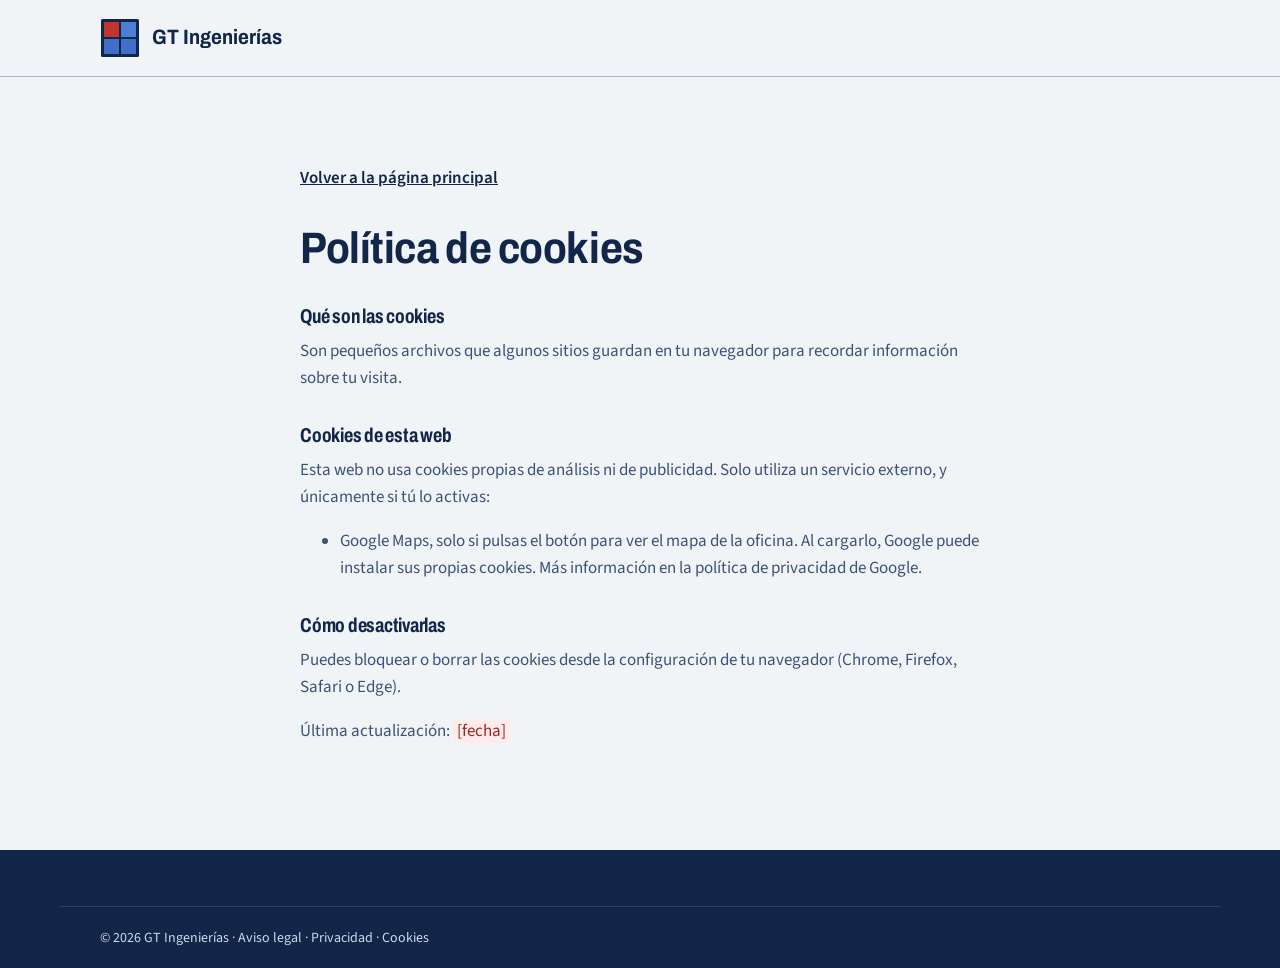
<file: gtingenierias/cookies.html>
<!DOCTYPE html>
<html lang="es">
<head>
  <meta charset="UTF-8">
  <meta name="viewport" content="width=device-width, initial-scale=1, viewport-fit=cover">
  <meta name="theme-color" content="#12264a">
  <title>Política de cookies · GT Ingenierías</title>
  <meta name="robots" content="noindex">
  <link rel="icon" href="img/logo-gt.svg" type="image/svg+xml">
  <link rel="stylesheet" href="css/styles.css">
</head>
<body>
  <header class="site-header">
    <div class="container header-inner">
      <a class="brand" href="index.html">
        <img src="img/logo-gt.svg" alt="" width="40" height="40">
        <span class="brand-text"><span class="brand-name">GT Ingenierías</span></span>
      </a>
    </div>
  </header>
  <main class="legal">
    <div class="container">
      <a class="back-link" href="index.html">Volver a la página principal</a>
      <h1>Política de cookies</h1>
      <!-- PLANTILLA ORIENTATIVA: rellenar los datos marcados en rojo y revisarla con un asesor antes de publicar. -->
      <h2>Qué son las cookies</h2>
      <p>Son pequeños archivos que algunos sitios guardan en tu navegador para recordar información sobre tu visita.</p>
      <h2>Cookies de esta web</h2>
      <p>Esta web no usa cookies propias de análisis ni de publicidad. Solo utiliza un servicio externo, y únicamente si tú lo activas:</p>
      <ul>
        <li>Google Maps, solo si pulsas el botón para ver el mapa de la oficina. Al cargarlo, Google puede instalar sus propias cookies. Más información en la política de privacidad de Google.</li>
      </ul>
      <h2>Cómo desactivarlas</h2>
      <p>Puedes bloquear o borrar las cookies desde la configuración de tu navegador (Chrome, Firefox, Safari o Edge).</p>
      <p>Última actualización: <span class="placeholder">[fecha]</span></p>
    </div>
  </main>
  <footer class="site-footer">
    <div class="container footer-bottom">
      <p>© 2026 GT Ingenierías · <a href="aviso-legal.html">Aviso legal</a> · <a href="privacidad.html">Privacidad</a> · <a href="cookies.html">Cookies</a></p>
    </div>
  </footer>
</body>
</html>
</file>
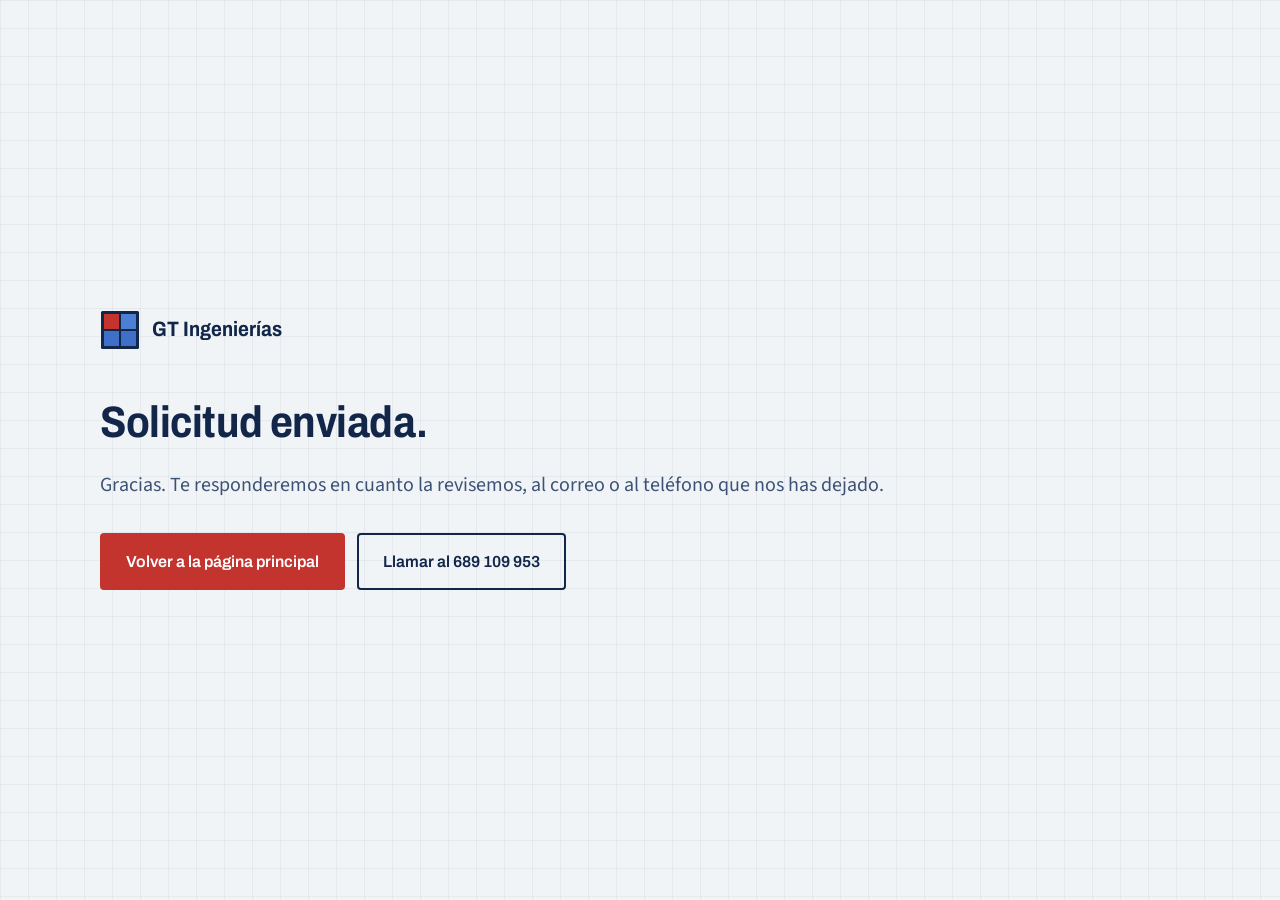
<file: gtingenierias/gracias.html>
<!DOCTYPE html>
<html lang="es">
<head>
  <meta charset="UTF-8">
  <meta name="viewport" content="width=device-width, initial-scale=1, viewport-fit=cover">
  <meta name="robots" content="noindex">
  <meta name="theme-color" content="#12264a">
  <title>Solicitud enviada · GT Ingenierías</title>
  <link rel="icon" href="img/logo-gt.svg" type="image/svg+xml">
  <link rel="stylesheet" href="css/styles.css">
</head>
<body>
  <!-- Página de confirmación para quien envía el formulario sin JavaScript -->
  <main class="not-found">
    <div class="container">
      <a class="brand" href="index.html">
        <img src="img/logo-gt.svg" alt="" width="40" height="40">
        <span class="brand-text"><span class="brand-name">GT Ingenierías</span></span>
      </a>
      <h1>Solicitud enviada.</h1>
      <p>Gracias. Te responderemos en cuanto la revisemos, al correo o al teléfono que nos has dejado.</p>
      <div class="hero-actions">
        <a class="btn" href="index.html">Volver a la página principal</a>
        <a class="btn btn-ghost" href="tel:+34689109953">Llamar al 689 109 953</a>
      </div>
    </div>
  </main>
</body>
</html>
</file>
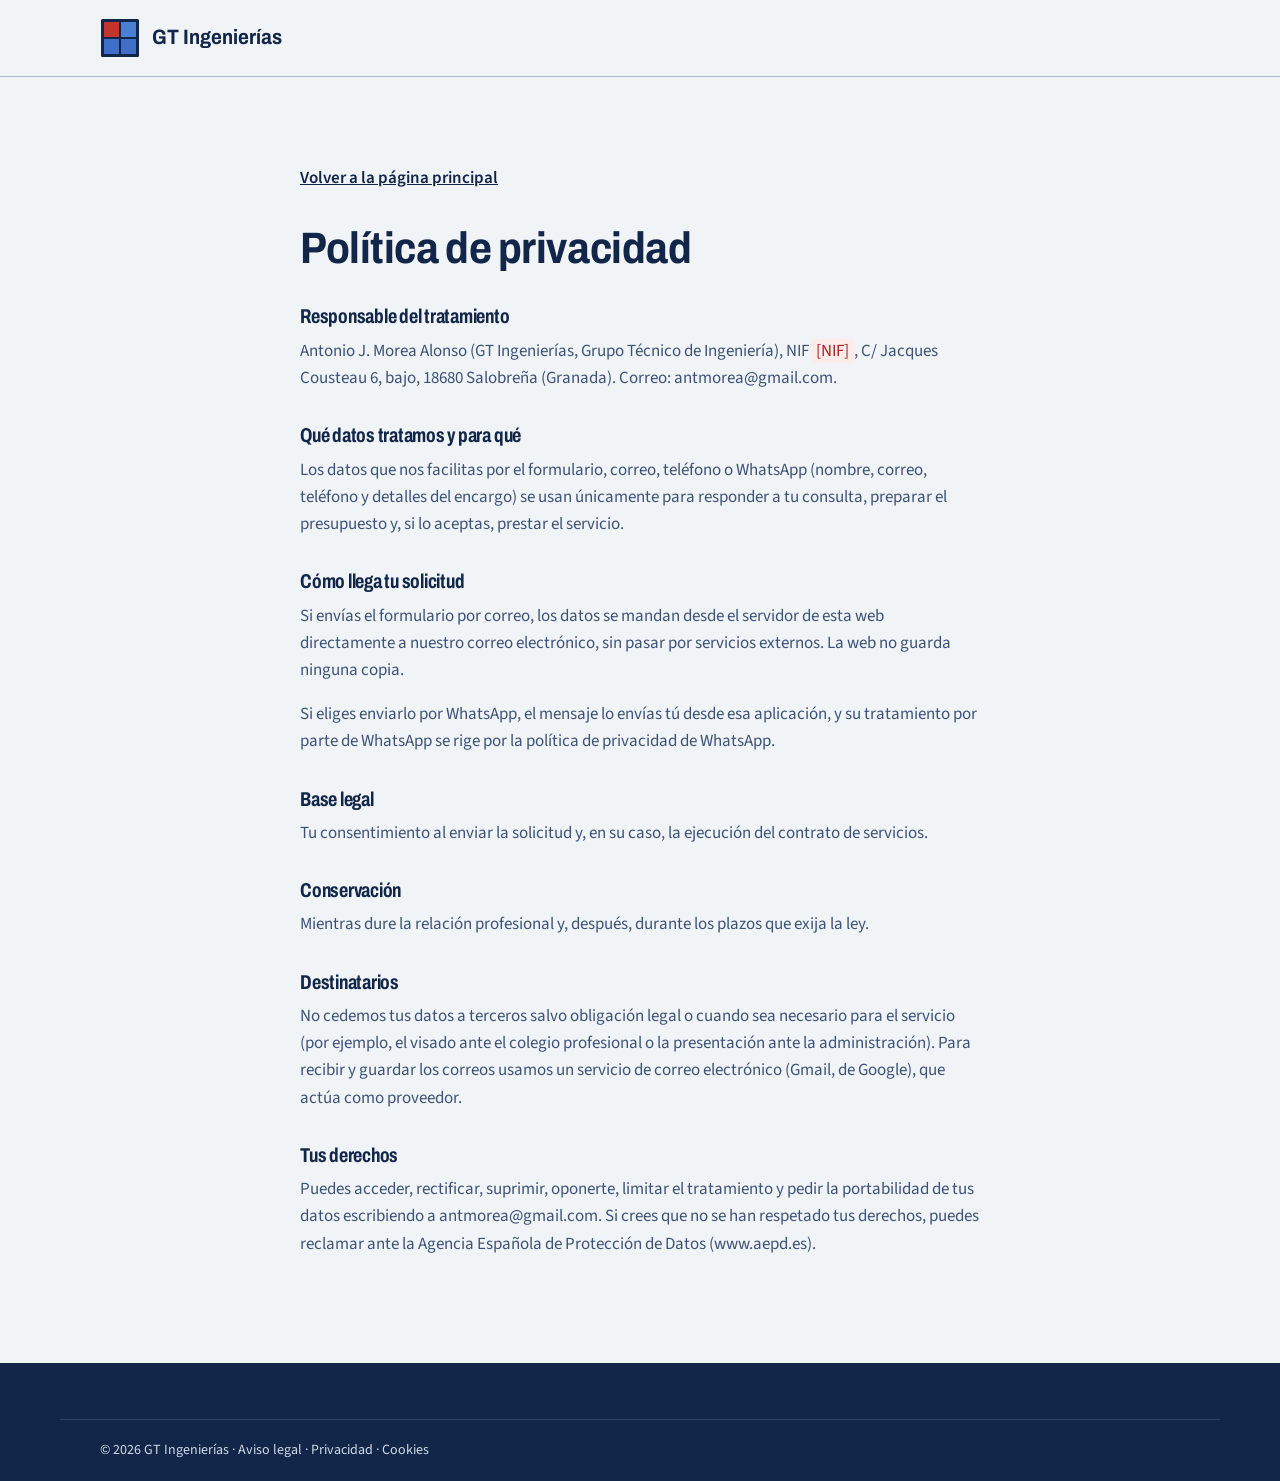
<file: gtingenierias/privacidad.html>
<!DOCTYPE html>
<html lang="es">
<head>
  <meta charset="UTF-8">
  <meta name="viewport" content="width=device-width, initial-scale=1, viewport-fit=cover">
  <meta name="theme-color" content="#12264a">
  <title>Política de privacidad · GT Ingenierías</title>
  <meta name="robots" content="noindex">
  <link rel="icon" href="img/logo-gt.svg" type="image/svg+xml">
  <link rel="stylesheet" href="css/styles.css">
</head>
<body>
  <header class="site-header">
    <div class="container header-inner">
      <a class="brand" href="index.html">
        <img src="img/logo-gt.svg" alt="" width="40" height="40">
        <span class="brand-text"><span class="brand-name">GT Ingenierías</span></span>
      </a>
    </div>
  </header>
  <main class="legal">
    <div class="container">
      <a class="back-link" href="index.html">Volver a la página principal</a>
      <h1>Política de privacidad</h1>
      <!-- PLANTILLA ORIENTATIVA: rellenar los datos marcados en rojo y revisarla con un asesor antes de publicar. -->
      <h2>Responsable del tratamiento</h2>
      <p>Antonio J. Morea Alonso (GT Ingenierías, Grupo Técnico de Ingeniería), NIF <span class="placeholder">[NIF]</span>, C/ Jacques Cousteau 6, bajo, 18680 Salobreña (Granada). Correo: antmorea@gmail.com.</p>
      <h2>Qué datos tratamos y para qué</h2>
      <p>Los datos que nos facilitas por el formulario, correo, teléfono o WhatsApp (nombre, correo, teléfono y detalles del encargo) se usan únicamente para responder a tu consulta, preparar el presupuesto y, si lo aceptas, prestar el servicio.</p>
      <h2>Cómo llega tu solicitud</h2>
      <p>Si envías el formulario por correo, los datos se mandan desde el servidor de esta web directamente a nuestro correo electrónico, sin pasar por servicios externos. La web no guarda ninguna copia.</p>
      <p>Si eliges enviarlo por WhatsApp, el mensaje lo envías tú desde esa aplicación, y su tratamiento por parte de WhatsApp se rige por la política de privacidad de WhatsApp.</p>
      <h2>Base legal</h2>
      <p>Tu consentimiento al enviar la solicitud y, en su caso, la ejecución del contrato de servicios.</p>
      <h2>Conservación</h2>
      <p>Mientras dure la relación profesional y, después, durante los plazos que exija la ley.</p>
      <h2>Destinatarios</h2>
      <p>No cedemos tus datos a terceros salvo obligación legal o cuando sea necesario para el servicio (por ejemplo, el visado ante el colegio profesional o la presentación ante la administración). Para recibir y guardar los correos usamos un servicio de correo electrónico (Gmail, de Google), que actúa como proveedor.</p>
      <h2>Tus derechos</h2>
      <p>Puedes acceder, rectificar, suprimir, oponerte, limitar el tratamiento y pedir la portabilidad de tus datos escribiendo a antmorea@gmail.com. Si crees que no se han respetado tus derechos, puedes reclamar ante la Agencia Española de Protección de Datos (www.aepd.es).</p>
    </div>
  </main>
  <footer class="site-footer">
    <div class="container footer-bottom">
      <p>© 2026 GT Ingenierías · <a href="aviso-legal.html">Aviso legal</a> · <a href="privacidad.html">Privacidad</a> · <a href="cookies.html">Cookies</a></p>
    </div>
  </footer>
</body>
</html>
</file>
<file: gtingenierias/css/styles.css>
/* =========================================================
   GT Ingenierías — hoja de estilos
   Índice:
   1. Variables (colores, tipografía, espaciado)
   2. Base y utilidades
   3. Botones
   4. Cabecera y menú
   5. Portada (plano técnico)
   6. Secciones comunes
   7. Servicios
   8. Telecomunicaciones
   9. Cómo trabajamos
   10. Quién soy
   11. Contacto y formulario
   12. Pie de página y WhatsApp
   13. Páginas legales
   14. Responsive y accesibilidad
   ========================================================= */

/* 0. FUENTES (alojadas en /fonts) ------------------------ */
@font-face {
  font-family: "Archivo";
  src: url("../fonts/archivo-variable.woff2") format("woff2");
  font-weight: 100 900;
  font-stretch: 62% 125%;
  font-style: normal;
  font-display: swap;
}
@font-face {
  font-family: "Source Sans 3";
  src: url("../fonts/source-sans-3-400.woff2") format("woff2");
  font-weight: 400;
  font-style: normal;
  font-display: swap;
}
@font-face {
  font-family: "Source Sans 3";
  src: url("../fonts/source-sans-3-600.woff2") format("woff2");
  font-weight: 600;
  font-style: normal;
  font-display: swap;
}

/* 1. VARIABLES ------------------------------------------- */
:root {
  /* Colores de marca (azul y rojo del logo GT) */
  --ink: #12264a;         /* azul marino: textos y fondos oscuros */
  --ink-soft: #3c5276;    /* azul medio: textos secundarios */
  --line: #a9b9cf;        /* azul grisáceo: líneas del plano y bordes */
  --paper: #f1f4f7;       /* papel de plano: fondo general */
  --white: #ffffff;
  --red: #c4342f;         /* rojo de marca: acciones y acentos */
  --red-dark: #9f2622;

  /* Tipografía */
  --font-display: "Archivo", "Arial Narrow", Arial, sans-serif;
  --font-body: "Source Sans 3", "Segoe UI", Arial, sans-serif;

  --step--1: 0.875rem;
  --step-0: 1.0625rem;
  --step-1: 1.25rem;
  --step-2: 1.6rem;
  --step-3: clamp(2rem, 1.4rem + 2.2vw, 2.75rem);
  --step-4: clamp(2.1rem, 1.4rem + 3.4vw, 3.6rem);

  /* Espaciado y medidas */
  --container: 1160px;
  --gutter: clamp(1.25rem, 4vw, 2.5rem);
  --section: clamp(3.5rem, 7vw, 5.5rem);
  --radius: 4px;
  --header-h: 76px;
}

/* 2. BASE ------------------------------------------------ */
*,
*::before,
*::after { box-sizing: border-box; }

html { scroll-behavior: smooth; scroll-padding-top: calc(var(--header-h) + 1.25rem); }

body {
  margin: 0;
  font-family: var(--font-body);
  font-size: var(--step-0);
  line-height: 1.6;
  color: var(--ink);
  background: var(--paper);
  -webkit-font-smoothing: antialiased;
}

img { max-width: 100%; height: auto; display: block; }

h1, h2, h3 {
  font-family: var(--font-display);
  font-stretch: 87%;
  font-weight: 700;
  line-height: 1.12;
  margin: 0 0 0.5em;
  letter-spacing: -0.01em;
}
h1 { font-size: var(--step-4); }
h2 { font-size: var(--step-3); font-stretch: 75%; letter-spacing: -0.012em; }
h3 { font-size: var(--step-1); font-weight: 500; }

p { margin: 0 0 1em; }

a { color: inherit; }

.container {
  width: 100%;
  max-width: var(--container);
  margin-inline: auto;
  padding-inline: var(--gutter);
}

.visually-hidden {
  position: absolute; width: 1px; height: 1px;
  overflow: hidden; clip: rect(0 0 0 0); white-space: nowrap;
}

.skip-link {
  position: absolute; left: 1rem; top: -100px; z-index: 100;
  background: var(--ink); color: var(--white);
  padding: 0.6rem 1rem; border-radius: var(--radius);
}
.skip-link:focus { top: 1rem; }

:focus-visible { outline: 3px solid var(--red); outline-offset: 3px; }

/* 3. BOTONES --------------------------------------------- */
.btn {
  display: inline-flex; align-items: center; justify-content: center;
  gap: 0.5rem;
  padding: 0.85rem 1.5rem;
  font-family: var(--font-display);
  font-weight: 600;
  font-size: 1rem;
  text-decoration: none;
  color: var(--white);
  background: var(--red);
  border: 2px solid var(--red);
  border-radius: var(--radius);
  cursor: pointer;
  transition: background-color .2s, border-color .2s, color .2s;
}
.btn:hover { background: var(--red-dark); border-color: var(--red-dark); }

.btn-ghost { background: transparent; color: var(--ink); border-color: var(--ink); }
.btn-ghost:hover { background: var(--ink); color: var(--white); border-color: var(--ink); }

.btn-light { background: var(--white); color: var(--ink); border-color: var(--white); }
.btn-light:hover { background: transparent; color: var(--white); border-color: var(--white); }

.btn-small { padding: 0.55rem 1rem; font-size: 0.95rem; }
.btn-block { width: 100%; }

/* 4. CABECERA -------------------------------------------- */
.site-header {
  position: sticky; top: 0; z-index: 50;
  background: rgba(241, 244, 247, 0.94);
  backdrop-filter: blur(8px);
  border-bottom: 1px solid var(--line);
}
.header-inner {
  display: flex; align-items: center; justify-content: space-between;
  min-height: var(--header-h);
}

.brand { display: flex; align-items: center; gap: 0.75rem; text-decoration: none; }
.brand-text { display: flex; flex-direction: column; line-height: 1.15; }
.brand-name { font-family: var(--font-display); font-stretch: 87%; font-weight: 700; font-size: 1.3rem; }
.brand-sub { font-size: 0.8rem; color: var(--ink-soft); }

.main-nav { display: flex; align-items: center; gap: 1.75rem; }
.main-nav > a:not(.btn) {
  text-decoration: none; font-weight: 600; font-size: 0.98rem;
  padding-block: 0.3rem; border-bottom: 2px solid transparent;
}
.main-nav > a:not(.btn):hover,
.main-nav > a.is-active { border-color: var(--red); }
.site-header { transition: box-shadow .2s; }
.site-header.is-scrolled { box-shadow: 0 4px 16px rgba(18, 38, 74, 0.08); }

/* Desplegable "Servicios" */
.main-nav { align-self: stretch; }
.has-sub { align-self: stretch; display: flex; align-items: center; }
.nav-sub-toggle {
  display: inline-flex; align-items: center; gap: 0.45rem;
  font: inherit; font-weight: 600; font-size: 0.98rem; color: var(--ink);
  background: none; border: 0; cursor: pointer;
  padding: 0.3rem 0; border-bottom: 2px solid transparent;
}
.nav-sub-toggle:hover,
.nav-sub-toggle.is-active,
.has-sub.is-open .nav-sub-toggle { border-color: var(--red); }
.chev { width: 11px; height: 8px; fill: none; stroke: var(--red); stroke-width: 2; stroke-linecap: round; stroke-linejoin: round; transition: transform .2s ease; }
.has-sub.is-open .chev { transform: rotate(180deg); }

.mega {
  position: absolute; left: 0; right: 0; top: 100%;
  background: var(--white);
  border-top: 3px solid var(--red);
  border-bottom: 1px solid var(--line);
  box-shadow: 0 22px 40px rgba(18, 38, 74, 0.14);
  visibility: hidden; opacity: 0; transform: translateY(-6px);
  transition: opacity .18s ease, transform .18s ease, visibility 0s linear .18s;
}
.has-sub.is-open .mega {
  visibility: visible; opacity: 1; transform: none;
  transition: opacity .18s ease, transform .18s ease, visibility 0s;
}
.mega-inner {
  max-width: var(--container); margin-inline: auto;
  padding: 1.75rem var(--gutter) 2rem;
  display: grid; grid-template-columns: 1fr 1fr 1fr; gap: 2rem;
}
.mega-col ul { list-style: none; margin: 0; padding: 0; }
.mega-title {
  display: flex; align-items: center; gap: 0.5rem; flex-wrap: wrap;
  padding-bottom: 0.6rem; margin-bottom: 0.4rem;
  border-bottom: 2px solid var(--ink);
  font-family: var(--font-display); font-stretch: 87%; font-weight: 700; font-size: 1.05rem;
  color: var(--ink); text-decoration: none;
}
.mega-title:hover { color: var(--red); }
.mega-col li a {
  display: block; padding: 0.5rem 0.6rem; margin-inline: -0.6rem;
  border-radius: 3px;
  color: var(--ink-soft); text-decoration: none; font-size: 0.98rem;
}
.mega-col li a:hover,
.mega-col li a:focus-visible { background: var(--paper); color: var(--ink); }
.mega-col--extra { padding-left: 2rem; border-left: 1px solid var(--line); }
.mega-col--extra .mega-title { border-bottom-color: var(--line); font-weight: 600; }
.mega-col--extra li a { font-size: 0.93rem; padding-block: 0.4rem; }
.mega-tag {
  font-family: var(--font-body); font-stretch: 100%; font-size: 0.75rem; font-weight: 600;
  color: var(--red); background: rgba(196, 52, 47, 0.08);
  padding: 0.1rem 0.45rem; border-radius: 2px;
}

/* Resalte breve del trabajo al que se salta desde el menú */
.service-main:target,
.service:target,
.telecom-list li:target,
.service-group:target .group-title {
  animation: target-flash 2.2s ease-out;
}
@keyframes target-flash {
  0%, 35% { box-shadow: inset 0 0 0 3px var(--red); }
  100% { box-shadow: inset 0 0 0 3px transparent; }
}

.nav-toggle {
  display: none;
  width: 44px; height: 44px;
  background: none; border: 0; cursor: pointer; position: relative;
}
.nav-toggle-bar,
.nav-toggle-bar::before,
.nav-toggle-bar::after {
  position: absolute; left: 10px; width: 24px; height: 2px;
  background: var(--ink); content: ""; transition: transform .25s, opacity .25s;
}
.nav-toggle-bar { top: 21px; }
.nav-toggle-bar::before { left: 0; top: -7px; }
.nav-toggle-bar::after { left: 0; top: 7px; }
.nav-toggle[aria-expanded="true"] .nav-toggle-bar { background: transparent; }
.nav-toggle[aria-expanded="true"] .nav-toggle-bar::before { transform: translateY(7px) rotate(45deg); }
.nav-toggle[aria-expanded="true"] .nav-toggle-bar::after { transform: translateY(-7px) rotate(-45deg); }

/* 5. PORTADA --------------------------------------------- */
.hero {
  padding-block: clamp(3rem, 7vw, 5.5rem) 0;
  background-image:
    linear-gradient(rgba(18,38,74,.24) 1px, transparent 1px),
    linear-gradient(90deg, rgba(18,38,74,.24) 1px, transparent 1px),
    linear-gradient(rgba(18,38,74,.13) 1px, transparent 1px),
    linear-gradient(90deg, rgba(18,38,74,.13) 1px, transparent 1px);
  background-size: 140px 140px, 140px 140px, 28px 28px, 28px 28px;
}
.hero-plan pattern path { opacity: .5; }

/* Ficha técnica: cajetín con los datos clave */
.spec {
  display: grid; grid-template-columns: repeat(3, 1fr);
  margin: clamp(3rem, 6vw, 4.5rem) 0 0;
  background: var(--white);
  border: 2px solid var(--ink);
  border-bottom: 0;
}
.spec div { padding: 1.1rem 1.4rem; }
.spec div + div { border-left: 1px solid var(--ink); }
.spec dt { font-size: var(--step--1); color: var(--ink-soft); }
.spec dd {
  margin: 0.15rem 0 0; line-height: 1.25;
  font-family: var(--font-display); font-stretch: 87%; font-weight: 700; font-size: 1.2rem;
}
.hero-grid {
  display: grid;
  grid-template-columns: 0.95fr 1.1fr;
  gap: clamp(2rem, 5vw, 4.5rem);
  align-items: center;
}
.hero-place { color: var(--red); font-weight: 600; margin-bottom: 1rem; }
.hero h1 {
  font-stretch: 75%;
  font-size: clamp(2.4rem, 1.6rem + 3vw, 3.75rem);
  line-height: 1.04;
  letter-spacing: -0.015em;
}
.hero-lead { font-size: var(--step-1); color: var(--ink-soft); max-width: 46ch; }
.hero-actions { display: flex; flex-wrap: wrap; gap: 0.75rem; margin-top: 2rem; }

.hero-plan {
  margin: 0;
  color: var(--ink);
  background: var(--white);
  border: 1px solid var(--line);
  padding: 0.75rem;
  box-shadow: 10px 10px 0 var(--ink);
}
.hero-plan svg { display: block; width: 100%; height: auto; }

.plan-parcel { fill: rgba(196, 52, 47, 0.06); stroke: var(--ink); stroke-width: 2.2; }
.plan-building { fill: rgba(18, 38, 74, 0.1); stroke: var(--ink); stroke-width: 1.8; }
.plan-thin { stroke: var(--ink); stroke-width: 1; stroke-dasharray: 4 3; }
.plan-accent { fill: none; stroke: var(--red); stroke-width: 2.4; }
.plan-node { fill: var(--red); }
.plan-dim line { stroke: var(--ink-soft); stroke-width: 1; color: var(--ink-soft); }
.plan-dim text,
.plan-label,
.plan-north text,
.plan-cartouche text {
  font-family: var(--font-display); font-size: 13px; fill: var(--ink);
}
.plan-dim text { fill: var(--ink-soft); }
.plan-label { font-weight: 600; }
.plan-cartouche .c-title { font-weight: 700; }

/* Animación de dibujo: el único movimiento automático de la página */
.draw { stroke-dasharray: 1; stroke-dashoffset: 1; animation: draw 1.6s ease-out forwards; }
.plan-building { animation-delay: .5s; }
.plan-thin { animation-delay: .9s; stroke-dasharray: 1; }
.plan-accent { animation-delay: 1.1s; }
.plan-node,
.plan-dim,
.plan-label { opacity: 0; animation: appear .6s ease-out 1.8s forwards; }
@keyframes draw { to { stroke-dashoffset: 0; } }
@keyframes appear { to { opacity: 1; } }

/* 6. SECCIONES ------------------------------------------- */
.section { padding-block: var(--section); }
.section-head { max-width: 640px; margin-bottom: 3rem; }
.section-head p { color: var(--ink-soft); font-size: var(--step-1); }

/* 7. SERVICIOS ------------------------------------------- */
#servicios { background: var(--white); border-bottom: 1px solid var(--line); }

.services {
  display: grid; grid-template-columns: 1fr 1.25fr;
  gap: clamp(1.5rem, 3vw, 2.5rem);
  align-items: stretch;
}
.service-main {
  background: var(--ink); color: var(--white);
  padding: clamp(1.75rem, 3.5vw, 2.75rem);
  display: flex; flex-direction: column;
}
.service-main h4 {
  font-family: var(--font-display); font-stretch: 87%; font-weight: 700;
  font-size: var(--step-2); line-height: 1.12; margin: 1.25rem 0 0.5rem;
}
.service-main p { color: #cfd9e8; max-width: 44ch; }
.unifilar { display: block; width: 100%; max-width: 360px; height: auto; margin-bottom: 0.5rem; }
.u-line path { fill: none; stroke: rgba(255,255,255,.7); stroke-width: 1.6; stroke-linecap: round; }
.u-line .u-accent { stroke: var(--red); stroke-width: 2.4; }
.u-dot circle { fill: #fff; }
.u-text text { font-family: var(--font-display); font-size: 11px; fill: #cfd9e8; }

.tick-list { list-style: none; margin: 0.5rem 0 2rem; padding: 0; }
.tick-list li {
  position: relative; padding: 0.6rem 0 0.6rem 1.75rem;
  border-top: 1px solid rgba(255,255,255,.14);
}
.tick-list li::before {
  content: ""; position: absolute; left: 0.2rem; top: 1rem;
  width: 0.7rem; height: 0.38rem;
  border-left: 2px solid var(--red); border-bottom: 2px solid var(--red);
  transform: rotate(-45deg);
}
.text-link {
  margin-top: auto; align-self: flex-start;
  font-weight: 600; color: var(--white);
  text-underline-offset: 4px; text-decoration-color: var(--red); text-decoration-thickness: 2px;
}
.text-link:hover { color: #ffd9d7; }

.service-grid {
  list-style: none; margin: 0; padding: 0;
  display: grid; grid-template-columns: 1fr 1fr;
  border-top: 1px solid var(--line); border-left: 1px solid var(--line);
}
.service {
  padding: 0 0 1.6rem;
  border-right: 1px solid var(--line); border-bottom: 1px solid var(--line);
  background: var(--white);
}
.service h4,
.service p { padding-inline: clamp(1.25rem, 2.5vw, 1.75rem); }
.service h4 {
  font-family: var(--font-display); font-stretch: 87%; font-weight: 500;
  font-size: var(--step-1); line-height: 1.15; margin: 0 0 0.4rem;
}
.service p { color: var(--ink-soft); margin: 0; }

/* Lámina técnica de cada servicio */
.service-art {
  margin-bottom: 1.25rem;
  padding: 0.9rem 1rem;
  background-color: var(--paper);
  background-image:
    linear-gradient(rgba(18,38,74,.06) 1px, transparent 1px),
    linear-gradient(90deg, rgba(18,38,74,.06) 1px, transparent 1px);
  background-size: 14px 14px;
  border-bottom: 1px solid var(--line);
}
.service-art svg { display: block; width: 100%; height: auto; max-height: 120px; margin-inline: auto; }
.service-art text { font-family: var(--font-display); font-size: 11px; fill: var(--ink-soft); }
.service-art .a-strong { font-size: 13px; font-weight: 700; fill: var(--ink); }
.a-ink { fill: none; stroke: var(--ink); stroke-width: 2; }
.a-soft path { fill: none; stroke: var(--line); stroke-width: 1; }
.a-red { fill: none; stroke: var(--red); stroke-width: 2; stroke-linejoin: round; }
.a-lens { fill: rgba(255,255,255,.55); stroke: var(--ink); stroke-width: 2.5; }
.a-handle { stroke: var(--ink); stroke-width: 6; stroke-linecap: round; }
.a-thin, .a-thin path { fill: none; stroke: var(--ink-soft); stroke-width: 1; }
.a-dot, .a-vertex circle { fill: var(--red); }
.a-parcel { fill: rgba(196,52,47,.07); stroke: var(--ink); stroke-width: 2; stroke-linejoin: round; }
.a-wall { fill: none; stroke: var(--ink); stroke-width: 4; stroke-linejoin: miter; }
.a-fill { fill: rgba(18,38,74,.1); stroke: var(--ink); stroke-width: 1.2; }
.a-route { fill: none; stroke: var(--red); stroke-width: 2; stroke-dasharray: 5 4; }
.a-red-fill { fill: var(--red); }
.a-panel path { fill: none; stroke: var(--ink); stroke-width: 6; stroke-linecap: round; }
.a-sun circle { fill: none; stroke: var(--red); stroke-width: 2; }
.a-sun path { stroke: var(--red); stroke-width: 2; stroke-linecap: round; }
.a-ray { fill: none; stroke: var(--red); stroke-width: 1; stroke-dasharray: 3 4; opacity: .8; }
.a-screen { fill: #ffffff; stroke: var(--ink); stroke-width: 1; }
.service-art .a-strong-sm { font-size: 11px; font-weight: 700; fill: var(--ink); }
.a-bars rect { fill: rgba(18,38,74,.16); stroke: var(--ink); stroke-width: 1; }
.a-label text { font-family: var(--font-display); font-size: 10px; font-weight: 700; fill: #fff; }
.a-label text.dark { fill: var(--ink); }
.a-ink-fill { fill: var(--ink); }
.service-art .a-white { fill: #fff; font-size: 13px; font-weight: 700; }

.service-icon {
  width: 36px; height: 36px; display: block;
  fill: none; stroke: var(--red); stroke-width: 1.6;
  stroke-linecap: round; stroke-linejoin: round;
}

.service-group + .service-group { margin-top: clamp(3rem, 6vw, 4.5rem); }
.group-title {
  font-size: 1.05rem; font-weight: 700; font-stretch: 87%;
  color: var(--red);
  padding-bottom: 0.6rem; margin: 0 0 1.5rem;
  border-bottom: 2px solid var(--ink);
}

/* Columna de dos tarjetas horizontales junto a la destacada */
.service-stack {
  list-style: none; margin: 0; padding: 0;
  display: grid; grid-template-rows: 1fr 1fr;
  border-top: 1px solid var(--line); border-left: 1px solid var(--line);
}
.service--row {
  display: grid; grid-template-columns: minmax(170px, 44%) 1fr;
  padding: 0;
}
.service--row .service-art {
  margin: 0; border-bottom: 0; border-right: 1px solid var(--line);
  display: grid; place-items: center;
  padding: 1.25rem;
}
.service--row .service-art svg { max-height: none; }
.service-text { padding: clamp(1.25rem, 2.5vw, 1.75rem); align-self: center; }
.service--row .service-text h4,
.service--row .service-text p,
.service--row .service-text .mini-list { padding-inline: 0; }

.service-grid--four { grid-template-columns: repeat(4, 1fr); }

.mini-list {
  list-style: none; margin: 0.6rem 0 0; padding: 0 clamp(1.25rem, 2.5vw, 1.75rem);
}
.mini-list li {
  position: relative; padding: 0.3rem 0 0.3rem 1.1rem;
  font-size: 0.95rem; color: var(--ink);
}
.mini-list li::before {
  content: ""; position: absolute; left: 0; top: 0.85rem;
  width: 6px; height: 6px; background: var(--red);
}

/* Preguntas frecuentes */
.faq { background: var(--paper); }
.faq-grid { display: grid; grid-template-columns: 0.8fr 1.2fr; gap: clamp(2rem, 6vw, 5rem); align-items: start; }
.faq .section-head { margin-bottom: 0; }
.faq .section-head a { color: var(--ink); font-weight: 600; }
.faq-list { border-top: 2px solid var(--ink); }
.faq-list details { border-bottom: 1px solid var(--line); }
.faq-list summary {
  cursor: pointer; list-style: none;
  display: flex; justify-content: space-between; align-items: center; gap: 1rem;
  padding: 1.2rem 0;
  font-family: var(--font-display); font-weight: 600; font-size: 1.12rem;
}
.faq-list summary::-webkit-details-marker { display: none; }
.faq-list summary::after {
  content: "+"; flex: none;
  width: 1.8rem; height: 1.8rem; display: grid; place-items: center;
  border: 1px solid var(--line); border-radius: 50%;
  color: var(--red); font-size: 1.2rem; line-height: 1;
  transition: transform .2s;
}
.faq-list details[open] summary::after { transform: rotate(45deg); }
.faq-list details p { color: var(--ink-soft); max-width: 60ch; margin: -0.3rem 0 1.3rem; }

/* 8. TELECOMUNICACIONES (servicio complementario) --------- */
.telecom { background: var(--paper); border-bottom: 1px solid var(--line); }
.section.telecom { padding-block: clamp(3rem, 6vw, 4.5rem); }
.telecom-intro .telecom-kicker { margin: 0 0 0.5rem; font-size: 1rem; font-weight: 600; color: var(--red); }
.telecom-grid {
  display: grid; grid-template-columns: 0.9fr 1.1fr;
  gap: clamp(2rem, 6vw, 5rem); align-items: start;
}
.telecom-intro h2 { font-size: clamp(1.7rem, 1.2rem + 1.6vw, 2.25rem); max-width: 16ch; }
.telecom-intro p { color: var(--ink-soft); font-size: var(--step-1); max-width: 38ch; }

.meter { display: block; width: 100%; max-width: 400px; margin: 1.5rem 0 1.75rem; }
.mt-frame { fill: var(--white); stroke: var(--ink); stroke-width: 2; }
.mt-grid path { fill: none; stroke: #e1e7ef; stroke-width: 1; }
.mt-axis { fill: none; stroke: var(--ink-soft); stroke-width: 1.2; }
.mt-limit { fill: none; stroke: var(--red); stroke-width: 1.6; stroke-dasharray: 6 4; }
.mt-signal { fill: none; stroke: var(--ink); stroke-width: 2; stroke-linejoin: round; }
.meter text { font-family: var(--font-display); font-size: 11px; fill: var(--ink-soft); }
.meter .mt-red { fill: var(--red); font-weight: 600; }

.telecom-cols { display: grid; grid-template-columns: 1fr 1fr; gap: 2rem; }
.telecom-group-title {
  font-size: 1.05rem; font-weight: 700; font-stretch: 87%;
  color: var(--red);
  padding-bottom: 0.6rem; margin: 0;
  border-bottom: 2px solid var(--ink);
}
.telecom-list { list-style: none; margin: 0; padding: 0; }
.telecom-list li { padding: 1rem 0; border-bottom: 1px solid var(--line); }
.telecom-list h4 {
  font-family: var(--font-display); font-stretch: 87%; font-weight: 600;
  font-size: 1.1rem; line-height: 1.2; margin: 0 0 0.3rem;
}
.telecom-list p { margin: 0; color: var(--ink-soft); font-size: 0.98rem; }

/* 10. QUIÉN SOY ------------------------------------------ */
.about { background: var(--white); border-bottom: 1px solid var(--line); }
.about-grid {
  display: grid; grid-template-columns: 1fr 1fr;
  gap: clamp(2rem, 6vw, 5rem); align-items: center;
}
.about-photo {
  margin: 0;
  aspect-ratio: 3 / 2;
  background: var(--paper);
  border: 1px solid var(--line);
  box-shadow: -10px 10px 0 var(--red);
  overflow: hidden;
}
.about-photo img { width: 100%; height: 100%; object-fit: cover; }
.about-name { display: flex; align-items: center; gap: 1.25rem; margin-bottom: 0.5rem; }
.about-name h2 { margin: 0; }
.about-name picture { flex: none; display: block; }
.portrait {
  width: 112px; height: 112px; flex: none; max-width: none;
  border-radius: 50%; object-fit: cover;
  border: 3px solid var(--white); box-shadow: 0 0 0 1px var(--line);
}
.about-role { font-weight: 600; color: var(--red); }
.about-copy > p:not(.about-role) { color: var(--ink-soft); max-width: 56ch; }

.timeline { list-style: none; margin: 2rem 0 0; padding: 0; }
.timeline li {
  display: grid; grid-template-columns: 7.5rem 1fr; gap: 1rem;
  padding-block: 0.8rem; border-top: 1px solid var(--line);
}
.timeline-year { font-family: var(--font-display); font-weight: 600; }

/* Aviso visual si falta una imagen (lo añade main.js) */
.img-missing {
  display: grid; place-items: center; text-align: center;
  padding: 1rem; color: var(--ink-soft); font-size: var(--step--1);
}

/* 11. CONTACTO ------------------------------------------- */
.contact-grid {
  display: grid; grid-template-columns: 1fr 1fr;
  gap: clamp(2rem, 6vw, 5rem); align-items: start;
}
.contact-info > p { color: var(--ink-soft); font-size: var(--step-1); max-width: 42ch; }

.big-phone {
  display: inline-block; margin: 0.5rem 0;
  font-family: var(--font-display); font-stretch: 75%; font-weight: 700;
  font-size: clamp(2.6rem, 1.8rem + 3vw, 3.9rem); line-height: 1;
  color: var(--ink); text-decoration: none; white-space: nowrap;
  border-bottom: 4px solid var(--red); padding-bottom: 0.3rem;
}
.big-phone:hover { color: var(--red); }
.big-phone-label {
  display: block; margin-bottom: 0.5rem;
  font-family: var(--font-body); font-size: 1rem; font-weight: 600; color: var(--ink-soft);
}
.contact-data { margin: 2rem 0; display: grid; gap: 1.1rem; }
.contact-data div { display: grid; grid-template-columns: 10rem 1fr; gap: 1rem; }
.contact-data dt { font-weight: 600; }
.contact-data dd { margin: 0; color: var(--ink-soft); }
.contact-data a { color: var(--ink); font-weight: 600; }

.map {
  position: relative;
  aspect-ratio: 16 / 8;
  border: 1px solid var(--line);
  background:
    linear-gradient(rgba(18,38,74,.06) 1px, transparent 1px),
    linear-gradient(90deg, rgba(18,38,74,.06) 1px, transparent 1px),
    var(--white);
  background-size: 20px 20px;
  display: grid; place-content: end center; text-align: center; gap: 0.5rem;
  padding: 1.25rem;
  overflow: hidden;
}
.map iframe { position: absolute; inset: 0; width: 100%; height: 100%; border: 0; }
.map-art { position: absolute; inset: 0; width: 100%; height: 100%; }
.m-street path { fill: none; stroke: #dbe3ee; stroke-width: 14; stroke-linecap: round; }
.m-block rect { fill: rgba(18,38,74,.05); stroke: var(--line); }
.m-pin { fill: var(--red); }
.map-load, .map-note { position: relative; z-index: 1; }
.map-note { background: rgba(255,255,255,.85); padding: 0.2rem 0.5rem; }
.maps-link {
  display: inline-flex; align-items: center; gap: 0.35rem;
  margin-top: 0.8rem;
  font-weight: 600; color: var(--ink);
  text-underline-offset: 4px; text-decoration-color: var(--red); text-decoration-thickness: 2px;
}
.maps-link:hover { color: var(--red); }
.map-load {
  font: inherit; font-weight: 600; cursor: pointer;
  background: var(--white); color: var(--ink);
  border: 2px solid var(--ink); border-radius: var(--radius);
  padding: 0.7rem 1.2rem;
}
.map-load:hover { background: var(--ink); color: var(--white); }
.map-note { font-size: var(--step--1); color: var(--ink-soft); margin: 0; }

.contact-form {
  background: var(--white);
  border: 1px solid var(--line);
  border-top: 4px solid var(--red);
  padding: clamp(1.5rem, 4vw, 2.5rem);
}
.field { display: grid; gap: 0.4rem; margin-bottom: 1.2rem; }
.field-row { display: grid; grid-template-columns: 1fr 1fr; gap: 1rem; }
.field label { font-weight: 600; font-size: 0.95rem; }
.field input,
.field select,
.field textarea {
  font: inherit; color: var(--ink);
  padding: 0.75rem 0.9rem;
  border: 1px solid var(--line); border-radius: var(--radius);
  background: var(--paper);
  width: 100%;
}
.field textarea { resize: vertical; }

/* ---------- Desplegable de servicios ----------
   Versión básica (todos los navegadores): flecha propia y estilo a juego.
   Versión completa (navegadores con <select> personalizable, como Chrome):
   la lista desplegada también lleva el diseño de la web. */
.field select {
  appearance: none; -webkit-appearance: none;
  cursor: pointer;
  padding-right: 2.75rem;
  font-weight: 600;
  background-image: url("data:image/svg+xml,%3Csvg xmlns='http://www.w3.org/2000/svg' viewBox='0 0 12 8'%3E%3Cpath d='M1 1.5l5 5 5-5' fill='none' stroke='%23c4342f' stroke-width='2' stroke-linecap='round' stroke-linejoin='round'/%3E%3C/svg%3E");
  background-repeat: no-repeat;
  background-position: right 1rem center;
  background-size: 12px 8px;
}
.field select:invalid { color: var(--ink-soft); font-weight: 400; }
.field select:hover { border-color: var(--ink-soft); }
.field select option,
.field select optgroup { color: var(--ink); font-weight: 400; }
.field select optgroup { font-weight: 700; }

@supports (appearance: base-select) {
  .field select,
  .field select::picker(select) { appearance: base-select; }

  .field select {
    display: flex; align-items: center; justify-content: space-between;
    background-image: none;
    padding-right: 0.9rem;
  }
  /* Flecha que gira al abrir */
  .field select::picker-icon {
    content: "";
    width: 9px; height: 9px; margin-left: 1rem;
    border-right: 2px solid var(--red); border-bottom: 2px solid var(--red);
    transform: translateY(-2px) rotate(45deg);
    transition: transform .2s ease;
  }
  .field select:open::picker-icon { transform: translateY(2px) rotate(225deg); }
  .field select:open { border-color: var(--ink); background: var(--white); box-shadow: 0 0 0 3px rgba(18,38,74,.15); }

  /* Lista desplegada */
  .field select::picker(select) {
    margin-top: 6px;
    padding: 0.35rem;
    max-height: min(560px, 75vh);
    background: var(--white);
    border: 1px solid var(--line);
    border-top: 3px solid var(--red);
    border-radius: var(--radius);
    box-shadow: 0 18px 40px rgba(18, 38, 74, 0.2);
    opacity: 0; translate: 0 -6px;
    transition: opacity .15s ease, translate .15s ease, display .15s allow-discrete, overlay .15s allow-discrete;
  }
  .field select:open::picker(select) { opacity: 1; translate: 0 0; }
  @starting-style {
    .field select:open::picker(select) { opacity: 0; translate: 0 -6px; }
  }

  /* Títulos de grupo */
  .field select optgroup {
    font-family: var(--font-display); font-stretch: 87%;
    font-size: 0.82rem; font-weight: 700; color: var(--red);
    padding: 0.55rem 0.7rem 0.15rem;
  }
  .field select optgroup + optgroup { border-top: 1px solid var(--line); margin-top: 0.35rem; padding-top: 0.7rem; }

  /* Opciones */
  .field select option {
    display: flex; align-items: center; gap: 0.6rem;
    padding: 0.5rem 0.7rem;
    border-radius: 3px;
    font-family: var(--font-body); font-size: 1rem; font-weight: 400; color: var(--ink);
    cursor: pointer;
  }
  .field select option:hover,
  .field select option:focus-visible { background: var(--paper); outline: none; }
  .field select option:checked { font-weight: 600; background: rgba(196, 52, 47, 0.07); }
  .field select option::checkmark { content: "✓"; order: 1; margin-left: auto; color: var(--red); font-weight: 700; }
  .field select option[value=""] { display: none; }
}
.field input:focus,
.field select:focus,
.field textarea:focus { outline: none; border-color: var(--ink); background: var(--white); box-shadow: 0 0 0 3px rgba(18,38,74,.15); }
.field .is-invalid { border-color: var(--red); }

.check { display: flex; gap: 0.6rem; align-items: flex-start; margin-bottom: 1.5rem; font-size: 0.95rem; color: var(--ink-soft); }
.check input { margin-top: 0.3rem; accent-color: var(--red); width: 1.05rem; height: 1.05rem; }
.form-status { margin: 0.75rem 0 0; font-weight: 600; }
.form-status:empty { display: none; }

/* Botones de envío: correo y WhatsApp */
.form-actions { display: grid; grid-template-columns: 1fr; gap: 0.6rem; }
.form-actions .btn { width: 100%; }
.btn-whatsapp { background: var(--white); color: var(--ink); border-color: #25d366; }
.btn-whatsapp svg { width: 20px; height: 20px; fill: #25d366; flex: none; }
.btn-whatsapp:hover { background: #25d366; border-color: #25d366; color: var(--white); }
.btn-whatsapp:hover svg { fill: var(--white); }
.btn:disabled { opacity: .7; cursor: progress; }
.form-hint { margin: 0.6rem 0 0; font-size: var(--step--1); color: var(--ink-soft); }

/* Campo trampa antispam: fuera de la vista */
.hp { position: absolute; left: -9999px; width: 1px; height: 1px; overflow: hidden; }

/* Mensaje de enviado */
.contact-form { position: relative; }
.contact-form.is-sent > :not(.form-success) { display: none; }
.form-success { text-align: center; padding: 2.5rem 0.5rem; }
.form-success:focus { outline: none; }
.form-success svg { width: 64px; height: 64px; margin: 0 auto 1rem; display: block; }
.form-success svg circle { fill: rgba(196, 52, 47, 0.08); stroke: var(--red); stroke-width: 2; }
.form-success svg path { fill: none; stroke: var(--red); stroke-width: 3; stroke-linecap: round; stroke-linejoin: round; }
.form-success h3 { font-size: var(--step-2); font-stretch: 75%; margin-bottom: 0.5rem; }
.form-success p { color: var(--ink-soft); max-width: 36ch; margin: 0 auto 1.25rem; }
.text-link--dark { color: var(--ink); margin-top: 0; align-self: center; white-space: nowrap; }
.text-link--dark:hover { color: var(--red); }
.form-success .text-link { background: none; border: 0; padding: 0; font: inherit; font-weight: 600; cursor: pointer; text-decoration: underline; text-decoration-color: var(--red); text-decoration-thickness: 2px; text-underline-offset: 4px; }
.form-status.is-error { color: var(--red); }

/* 12. PIE Y WHATSAPP ------------------------------------- */
.site-footer { background: var(--ink); color: #cfd9e8; padding-top: 3.5rem; }
.footer-grid { display: grid; grid-template-columns: 1.3fr 1fr 1fr; gap: 2rem; padding-bottom: 2.5rem; }
.footer-brand { font-family: var(--font-display); font-stretch: 87%; font-weight: 700; font-size: 1.4rem; color: var(--white); }
.footer-title { font-weight: 600; color: var(--white); }
.footer-fullname { margin-top: -0.6rem; font-size: var(--step--1); color: #9fb3d1; }
.site-footer nav { display: flex; flex-direction: column; gap: 0.4rem; }
.site-footer a { color: #cfd9e8; text-decoration: none; }
.site-footer a:hover { color: var(--white); text-decoration: underline; }
.footer-bottom { border-top: 1px solid rgba(255,255,255,.12); padding-block: 1.2rem; font-size: var(--step--1); }
.footer-bottom p { margin: 0; }

.whatsapp {
  position: fixed; right: 1.25rem; bottom: 1.25rem; z-index: 60;
  width: 56px; height: 56px; border-radius: 50%;
  background: #25d366; display: grid; place-items: center;
  box-shadow: 0 6px 18px rgba(0,0,0,.25);
}
.whatsapp svg { width: 30px; height: 30px; fill: var(--white); }

/* 13. PÁGINAS LEGALES ------------------------------------ */
.legal { padding-block: var(--section); }
.legal .container { max-width: 760px; }
.legal h1 { font-size: var(--step-3); }
.legal h2 { font-size: var(--step-1); margin-top: 2rem; }
.legal p, .legal li { color: var(--ink-soft); }
.legal .placeholder { background: #fdecea; color: var(--red-dark); padding: 0 .25em; }
.back-link { display: inline-block; margin-bottom: 2rem; font-weight: 600; }

/* 14. RESPONSIVE ----------------------------------------- */
@media (max-width: 960px) {
  .hero-grid,
  .about-grid,
  .contact-grid { grid-template-columns: 1fr; }
  .hero-plan { max-width: 620px; }
  .footer-grid { grid-template-columns: 1fr 1fr; }
  .services,
  .faq-grid { grid-template-columns: 1fr; }
  .service-grid--four { grid-template-columns: 1fr 1fr; }
  .telecom-grid { grid-template-columns: 1fr; }
}

@media (max-width: 860px) {
  .nav-toggle { display: block; }
  .main-nav {
    position: absolute; top: 100%; left: 0; right: 0;
    flex-direction: column; align-items: stretch; gap: 0;
    background: var(--paper); border-bottom: 1px solid var(--line);
    padding: 0.5rem var(--gutter) 1.25rem;
    display: none;
  }
  .main-nav.is-open { display: flex; max-height: calc(100vh - var(--header-h)); overflow-y: auto; }
  .main-nav { align-self: auto; }
  .has-sub { display: block; border-bottom: 1px solid var(--line); }
  .nav-sub-toggle { width: 100%; justify-content: space-between; padding: 0.9rem 0; border-bottom: 0; }
  .has-sub.is-open .nav-sub-toggle,
  .nav-sub-toggle:hover { border-color: transparent; }
  .mega {
    position: static; box-shadow: none; border: 0; background: transparent;
    display: none; visibility: visible; opacity: 1; transform: none; transition: none;
  }
  .has-sub.is-open .mega { display: block; }
  .mega-inner { grid-template-columns: 1fr; gap: 1.1rem; padding: 0 0 1rem 0.9rem; border-left: 2px solid var(--red); }
  .mega-col--extra { padding-left: 0; border-left: 0; }
  .mega-title { font-size: 1rem; }
  .main-nav > a:not(.btn) { padding: 0.9rem 0; border-bottom: 1px solid var(--line); }
  .main-nav > .btn { margin-top: 1rem; }
}

@media (max-width: 640px) {
  .service-grid,
  .service-grid--four { grid-template-columns: 1fr; }
  .service--row { grid-template-columns: 1fr; }
  .service--row .service-art { border-right: 0; border-bottom: 1px solid var(--line); padding: 0.9rem 1rem; }
  .service--row .service-art svg { max-height: 120px; }
  .telecom-cols { grid-template-columns: 1fr; }
  .field-row { grid-template-columns: 1fr; }
  .form-actions { grid-template-columns: 1fr; }
  .spec { grid-template-columns: 1fr; }
  .spec div + div { border-left: 0; border-top: 1px solid var(--ink); }
  .contact-data div { grid-template-columns: 1fr; gap: 0.1rem; }
  .footer-grid { grid-template-columns: 1fr; }
  .hero-plan { box-shadow: 6px 6px 0 var(--ink); }
  .timeline li { grid-template-columns: 1fr; gap: 0; }
}

@media (prefers-reduced-motion: reduce) {
  html { scroll-behavior: auto; }
  .mega, .chev { transition: none; }
  .service-main:target, .service:target, .telecom-list li:target, .service-group:target .group-title { animation: none; }
  .draw { animation: none; stroke-dashoffset: 0; stroke-dasharray: none; }
  .plan-thin { stroke-dasharray: 4 3; }
  .plan-node, .plan-dim, .plan-label { animation: none; opacity: 1; }
}

/* Ajustes finales */
.contact { background: var(--white); border-top: 1px solid var(--line); }

a[href^="tel:"] { white-space: nowrap; }

/* Barra de contacto rápido en móvil */
.mobile-bar { display: none; }

@media (max-width: 860px) {
  .whatsapp { display: none; }
  body { padding-bottom: calc(64px + env(safe-area-inset-bottom)); }
  .mobile-bar {
    position: fixed; left: 0; right: 0; bottom: 0; z-index: 60;
    display: grid; grid-template-columns: 1fr 1fr 1.2fr;
    background: var(--white);
    border-top: 1px solid var(--line);
    box-shadow: 0 -6px 18px rgba(18, 38, 74, 0.08);
    padding-bottom: env(safe-area-inset-bottom);
  }
  .mobile-bar a {
    display: flex; flex-direction: column; align-items: center; justify-content: center; gap: 0.15rem;
    min-height: 64px;
    font-size: 0.82rem; font-weight: 600; text-decoration: none; color: var(--ink);
  }
  .mobile-bar a + a { border-left: 1px solid var(--line); }
  .mobile-bar a.is-primary { background: var(--red); color: var(--white); border-left: 0; }
  .mobile-bar svg {
    width: 22px; height: 22px;
    fill: none; stroke: currentColor; stroke-width: 1.8; stroke-linecap: round; stroke-linejoin: round;
  }
}

/* Mejoras generales multiplataforma */
html { -webkit-text-size-adjust: 100%; text-size-adjust: 100%; }
button, input, select, textarea { font-size: max(16px, 1em); } /* evita el zoom automático en iPhone */
@media print {
  .site-header, .mobile-bar, .whatsapp, .hero-plan, .map, .contact-form { display: none !important; }
  body { background: #fff; }
}

/* Página 404 */
.not-found {
  min-height: 100vh; display: grid; align-items: center;
  background-image:
    linear-gradient(rgba(18,38,74,.05) 1px, transparent 1px),
    linear-gradient(90deg, rgba(18,38,74,.05) 1px, transparent 1px);
  background-size: 28px 28px;
  padding-block: 3rem;
}
.not-found .brand { margin-bottom: 3rem; }
.not-found-code {
  font-family: var(--font-display); font-stretch: 75%; font-weight: 700;
  font-size: clamp(6rem, 20vw, 11rem); line-height: 0.9; margin: 0;
  color: transparent; -webkit-text-stroke: 2px var(--ink);
}
.not-found h1 { font-size: var(--step-3); max-width: 20ch; margin-top: 1rem; }
.not-found p:not(.not-found-code) { color: var(--ink-soft); font-size: var(--step-1); }
</file>
